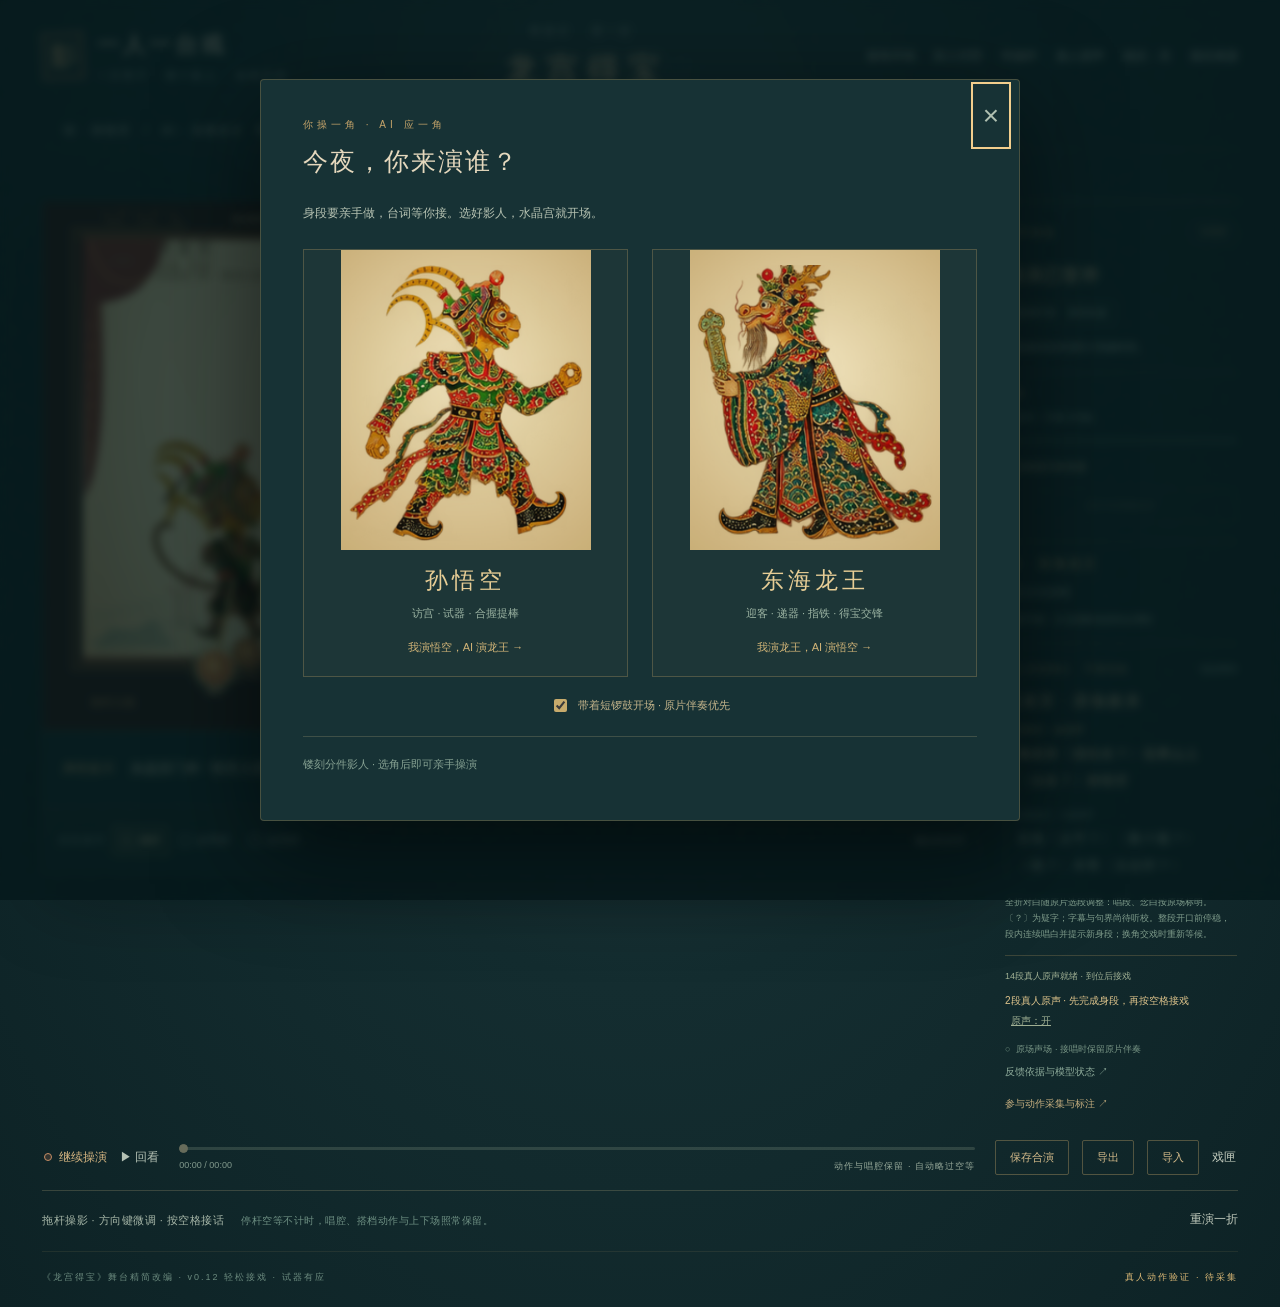
<file: index.html>
<!doctype html>
<html lang="zh-CN"><head><meta charset="UTF-8"><meta name="viewport" content="width=device-width,initial-scale=1"><meta name="theme-color" content="#142d30"><title>一人一台戏 · 龙宫得宝</title><link rel="stylesheet" href="./styles.css?v=0.3.0"><link rel="stylesheet" href="./duet.css?v=0.3.0"><link rel="stylesheet" href="./performance.css?v=0.12.0"></head>
<body><div class="app-shell">
<header class="masthead"><a class="brand" href="./"><span class="brand-seal">影</span><span>一人一台戏<small>一方亮子 · 两个影人 · 你来开戏</small></span></a><div class="episode"><span>西游记 · 第一折</span><h1>龙宫得宝</h1></div><nav><button id="roles" class="text-button">换角开戏</button><button id="character" class="text-button">影人对照</button><button id="help" class="text-button">学操杆</button><button id="vocal-info" class="text-button">真人原声</button><button id="voice" class="text-button" aria-pressed="false">念白：关</button><button id="music-toggle" class="text-button" aria-pressed="false">戏乐：关</button><button id="music-info" class="text-button">戏乐来源</button></nav></header>
<main><div class="scene-strip"><span id="cast">请先选一位影人</span><span id="status">灯已亮，等你上场</span></div>
<div class="chapter-track" aria-label="戏剧情节进度"><span data-phase="arrival">访宫</span><i>—</i><span data-phase="request">借器</span><i>—</i><span data-phase="trial">试器</span><i>—</i><span data-phase="guide">指铁</span><i>—</i><span data-phase="staff">得宝</span><i>—</i><span data-phase="farewell">辞宫</span></div>
<div class="duet-layout"><section class="theatre" aria-label="可操演的皮影戏台"><div class="stage-wrap"><canvas id="stage" width="1280" height="720" tabindex="0" aria-label="皮影操杆幕面，拖动下方身、左、右三个杆柄，或选择操杆后用方向键移动"></canvas><div class="stage-heading"><span id="step" class="step-number">一</span><div><h2 id="chapter-title">水晶宫前</h2><p id="objective">载入分件影人…</p></div></div><div class="stage-corner">灯照牛皮 · 人随杆动</div><div id="completion" class="completion" hidden><span>一折已成</span><p>这出戏，有你的手艺。</p><button id="completion-save">保存这场合演</button></div></div>
<div class="dialogue-band"><span id="speaker">孙悟空</span><p id="line">老孙特来拜访。</p><button id="action" class="primary-button" disabled>选角后开戏</button></div>
<div class="performance-desk"><div class="rod-controls"><span class="desk-label">你的操杆</span><button class="rod-button selected" data-rod="body"><kbd>1</kbd>身杆</button><button class="rod-button" data-rod="left"><kbd>2</kbd>左手杆</button><button class="rod-button" data-rod="right"><kbd>3</kbd>右手杆</button></div><div id="grip-controls" class="grip-controls" hidden><button id="grip" class="primary-button">握稳神铁 <kbd>G</kbd></button><div class="size-controls"><button id="smaller" aria-label="金箍棒小些">小些</button><span id="staff-size">神铁原长</span><button id="larger" aria-label="金箍棒大些">大些</button></div></div><button id="backstage" class="text-button" aria-pressed="false">看分件关节</button></div>
<div class="touch-desk"><span>轻点微调所选杆</span><button data-nudge="0,-10" aria-label="所选杆向上">↑</button><button data-nudge="-10,0" aria-label="所选杆向左">←</button><button data-nudge="0,10" aria-label="所选杆向下">↓</button><button data-nudge="10,0" aria-label="所选杆向右">→</button></div><div id="vocal-reference" class="vocal-reference" hidden><div id="vocal-media"></div><a href="https://shadow.caa.edu.cn/#/v/programme?path=%2Fpy%2Fvideo%2F160_tsyyjt%2Flgjb_a.mp4&amp;id=886" target="_blank" rel="noopener">原场对照 · 唐山皮影《龙宫借宝》↗</a></div></section>
<aside class="duet-coach"><div class="rail-kicker"><span>随手陪练</span><button id="guides" aria-pressed="true">引导开</button></div><h2 id="coach-title">把一出戏，交到你手上</h2><span id="coach-source" class="coach-source">规则纠错 · 实际轨迹</span><p id="coach-hint">抓住身杆走位，再分别调整两只手。你的搭档会等待你的动作。</p><div class="hold-meter"><span id="goal-hand">当前身段</span><strong id="goal-fact">等待开戏</strong><div><i id="goal-fill"></i></div></div><details class="coach-proof"><summary>这条提示的依据</summary><ul id="coach-evidence"><li>等待实际操杆轨迹。</li></ul></details><button id="focus" class="outline-button">选中待调整的杆</button><div class="partner"><span id="partner-name">AI 搭档</span><p id="partner-status">逐杆动作，随你接戏</p><output id="partner-tempo" class="partner-tempo">规则节奏 · 正在观察你的到位用时</output></div><div id="score-band" class="score-band"><div class="score-top"><span id="score-kind">真人原场唱白 · 字幕初校</span><button id="lyrics-toggle" aria-expanded="true" aria-controls="lyrics-body">收起唱词</button></div><div id="lyrics-body"><h3 id="score-title">水晶宫前</h3><div class="lyric-cards"><div id="lyric-card-wukong" class="lyric-card"><div class="lyric-label"><span id="lyric-label-wukong">孙悟空</span><button data-recite="wukong">听念白</button></div><div id="lyric-wukong"></div></div><div id="lyric-card-dragon" class="lyric-card"><div class="lyric-label"><span id="lyric-label-dragon">东海龙王</span><button data-recite="dragon">听念白</button></div><div id="lyric-dragon"></div></div></div><div id="score-complete" class="score-complete" hidden>神珍已有主 · 一折收锣</div><p id="score-caption" class="score-caption"></p></div></div><div class="vocal-band"><output id="vocal-status">两角真人原声已接入</output><p id="vocal-now" aria-live="off"></p><output id="vocal-gate" class="vocal-gate" aria-live="polite"></output><button id="vocal-toggle" aria-pressed="true">原声：开</button><button id="vocal-resume" hidden>继续原声</button><button id="vocal-skip">取消本轮接戏</button></div><output id="music-status" class="music-status">配乐随开戏与暂停启停</output><button id="model-info" class="model-link">反馈依据与模型状态 ↗</button><a class="annotation-link" href="./annotate.html">参与动作采集与标注 ↗</a></aside></div>
<div class="recording-desk"><div class="playback-controls"><button id="record" class="record-button"><span class="record-dot"></span><span id="record-label">暂停操演</span></button><button id="play" class="play-button">▶ 回看</button><button id="continue" class="play-button" hidden>从此接演</button></div><div class="timeline"><input id="timeline" type="range" min="0" max="0" value="0" step="50" aria-label="合演回放时间轴"><div class="timeline-meta"><span id="clock">00:00 / 00:00</span><span id="recording-meta">同时记录你与AI的操杆</span></div></div><div class="file-controls"><button id="save" class="outline-button">保存合演</button><button id="download" class="outline-button">导出</button><button id="import" class="outline-button">导入</button><button id="archive" class="text-button">戏匣</button><input id="file" type="file" accept=".json,application/json" hidden></div></div>
<div class="below-stage"><p>拖杆操影 · 方向键微调 · 按空格接话<span>停杆空等不计时，唱腔、搭档动作与上下场照常保留。</span></p><button id="new-show" class="text-button">重演一折</button></div></main><footer><span>《龙宫得宝》舞台精简改编 · v0.12 轻松接戏 · 试器有应</span><a href="./annotate.html">真人动作验证 · 待采集</a></footer></div>
<dialog id="role-dialog" class="role-dialog"><button class="dialog-close" data-close aria-label="关闭选角">×</button><p class="eyebrow">你操一角 · AI 应一角</p><h2>今夜，你来演谁？</h2><p>身段要亲手做，台词等你接。选好影人，水晶宫就开场。</p><div class="role-options"><button data-role="wukong" disabled><canvas id="portrait-wukong" width="300" height="360"></canvas><b>孙悟空</b><span>访宫 · 试器 · 合握提棒</span><small>我演悟空，AI 演龙王 →</small></button><button data-role="dragon" disabled><canvas id="portrait-dragon" width="300" height="360"></canvas><b>东海龙王</b><span>迎客 · 递器 · 指铁 · 得宝交锋</span><small>我演龙王，AI 演悟空 →</small></button></div><label class="role-music-choice"><input id="music-start" type="checkbox" checked>带着短锣鼓开场 · 原片伴奏优先</label><p id="asset-status" class="dialog-note">精绘分件影人载入中…</p></dialog>
<dialog id="help-dialog"><button class="dialog-close" data-close aria-label="关闭操杆说明">×</button><p class="eyebrow">三根杆，牵动一出戏</p><h2>先走位，再做身段</h2><ol class="help-steps"><li><b>拖动下方三个圆柄</b><p>“身”控制身体与走位；“左、右”分别牵动两只手。也可按1/2/3选杆，用方向键移动。Shift快移，Alt细调。</p></li><li><b>把手腕送到光圈里</b><p>手杆末端在下方，手腕在上方。沿虚线调杆，进入较大的光圈后松手稍停即可，不必压住中心点。AI会等待你完成当前身段。</p></li><li><b>悟空要真的握住棒</b><p>双腕对位停稳0.28秒，按G合握，再“小些”换成合手长度，执身杆上提。演龙王时持续指稳，AI悟空才取棒。</p></li><li><b>让这出戏留下来</b><p>演完整折或中途保存，随时拖时间轴回看。双方静止、也没有唱腔或上下场时，空等不计时；动杆自动继续。导出的是可回放合演记录，可进入标注工作台。</p></li></ol><p class="dialog-note">左右指影人自身的两根手杆，以幕面标识为准。全折对白接唐山皮影原场唱白，不使用合成朗读；原片有唱段，也有念白。默认保留原片伴奏，短锣鼓柔和起收，可在“戏乐来源”切换声场。</p></dialog>
<dialog id="character-dialog" class="study-dialog"><button class="dialog-close" data-close aria-label="关闭影人对照">×</button><p class="eyebrow">有出处的影人</p><h2>从馆藏面貌，到可操的分件影人</h2><div class="study-grid"><div><img src="https://www.expo-museum.cn/images/thumbnailimg/month_2405/202405240503206585.jpg" alt="世博会博物馆公开文章中的孙悟空皮影头部近照" loading="lazy"><small>馆方公开图 · 头部近照</small></div><div><canvas id="study-wukong" width="300" height="360"></canvas><small>本作分件设计 · 全身补绘</small></div></div><p>以你选定的世博会博物馆公开展示为面部参照，保留圆眼、短猴吻、彩冠与扫向身后的黄翎；服饰采用镂刻纹样、铰接分件与透光皮革表现。</p><p>目前只核实到这件悟空的头部照片。全身、肢体分件与龙王由AI辅助设计，再接入操杆骨架；未宣称是馆藏整件复刻，也尚未经传承人审定。</p><a href="https://www.expo-museum.cn/sbbwg/n281/n282/n330/n331/u1ai28353.html" target="_blank" rel="noopener">查看世博会博物馆原文与公开图片 ↗</a></dialog>
<dialog id="model-dialog"><button class="dialog-close" data-close aria-label="关闭模型说明">×</button><p class="eyebrow">把能力与证据说清楚</p><h2>AI怎样与你合演</h2><p><b>搭档：</b>目标策略根据场次和你的实际动作，逐杆控制另一位影人。你未完成身段时等待；龙王停止指引时，悟空暂停取棒。</p><p><b>实际纠错：</b>两角色各场次均读取近期真实轨迹，核对哪根杆动了、距离、离圈、独立反向、进圈后过冲及身体带手等证据。提示滞后只减少跳闪，不替代剧情和握持判据。这些能力明确标为规则纠错。</p><p><b>模型的实际作用：</b>24→32→10分类模型仅在悟空取棒时辅助选择先提醒哪只手。位置、可达范围、停稳、合握和提起由规则核验。模型只用模拟轨迹训练，尚未证明优于规则。</p><p><b>搭档节奏：</b>按最近最多5次真人身段完成用时的中位数，调整搭档杆速和接句留白。这是规则策略，不是听懂唱腔的模型；不变速原录音。字幕、配乐续播和头部细动也属于程序控制。</p><p><b>真人验证：</b>合格真人样本0，已核验传承人0。公开人体关键点不等于操杆、握持或师傅质量标注，未计入训练真值。</p><a href="./annotate.html">打开采集、分段标注与独立复核工作台 ↗</a><a href="https://github.com/QuentinCrane/ShadowLite" target="_blank" rel="noopener">公开数据核查：ShadowLite动作库（非操杆真值）↗</a><p class="dialog-note">记录默认仅存在此浏览器；导出后由你自行保存与交给标注者。训练入口缺少合格真人数据会拒绝训练，不会用模拟数据代替真人验证。</p></dialog>
<dialog id="music-dialog" class="music-dialog"><button class="dialog-close" data-close aria-label="关闭戏乐与唱词">×</button><p class="eyebrow">文武相随 · 字句入戏</p><h2>把锣鼓、过门与唱词带上台</h2><div class="music-settings"><label for="music-volume">演出配乐音量</label><input id="music-volume" type="range" min="0" max="100" value="55" aria-label="演出配乐音量"><output id="volume-value">55%</output></div><div class="music-mode"><span>演出声场</span><label><input type="radio" name="music-mode" value="source" checked>原场优先</label><label><input type="radio" name="music-mode" value="instrumental">独立器乐</label><p id="music-mode-note">保留原片自带伴奏，只加短锣鼓；避免两套旋律叠在一起。</p></div><p class="music-source-note">额外锣鼓与可选独立器乐选用“香港微音乐”的真人器乐示范录音，默认原场模式仅用短开场鼓和收锣，接唱时保留唐山原片自带伴奏。选择独立器乐模式才连续铺底；原声队列接入前淡退，整段结束后留气口再渐回。操杆、合握和接话均不重头播放；暂停后从原位继续。戏乐开关只控制额外配乐，原片声音由“原声”开关控制。曲名中的“仿”保留原称；这套编配不标为唐山、华阴等地方皮影原声。</p><div class="track-grid"><article class="track-card"><span>可选旋律底乐 · 2001</span><h3>（仿）南音板面</h3><p>钢弦箏：李劲持<br>琵琶：汤凯媛 · 箫：陈志江</p><audio controls preload="none" data-audio-preview src="./assets/audio/quiet.mp3" aria-label="试听南音板面"></audio><a href="https://hkmusicminiatures.com/2025/03/05/mm2001/" target="_blank" rel="noopener">原曲、乐谱与演奏署名 ↗</a></article><article class="track-card"><span>原场模式收锣 · 1004</span><h3>（仿）入场锣鼓</h3><p>单皮鼓、小锣：林叶<br>虎锣：龙乐欣 · 钹：戴日辉</p><audio controls preload="none" data-audio-preview src="./assets/audio/entrance.mp3" aria-label="试听入场锣鼓"></audio><a href="https://hkmusicminiatures.com/2025/03/06/mm1004/" target="_blank" rel="noopener">原曲、乐谱与演奏署名 ↗</a></article><article class="track-card"><span>其他器乐试听 · 1001 / 1055</span><h3>鼓点与威风</h3><p>1001单皮鼓：林叶；1055卜鱼、低音沙的：郭启煇，钹：林叶，高边锣：龙乐欣。</p><audio controls preload="none" data-audio-preview src="./assets/audio/martial.mp3" aria-label="试听威风锣鼓"></audio><a href="https://hkmusicminiatures.com/2025/03/02/mm1055/" target="_blank" rel="noopener">1055原曲与乐谱 ↗</a></article><article class="track-card"><span>独立器乐收尾 · 3023</span><h3>喜庆</h3><p>箏：李劲持 · 琵琶：汤凯媛<br>笛：陈志江 · 二胡：李家谦</p><audio controls preload="none" data-audio-preview src="./assets/audio/celebration.mp3" aria-label="试听喜庆器乐"></audio><a href="https://hkmusicminiatures.com/2025/03/22/mm3023/" target="_blank" rel="noopener">原曲、乐谱与演奏署名 ↗</a></article></div><div class="source-links"><a href="https://hkmusicminiatures.com/public-domain-dedication-statement-with-copyright-guidelines/" target="_blank" rel="noopener">作品CC0与示范录音使用声明 ↗</a><a href="https://hkmusicminiatures.com/the-team/" target="_blank" rel="noopener">创作、演奏及录音团队 ↗</a></div><small>本剧选用原录音的片段与循环，并调整音量；音源署名不表示演奏者参与或审定本作。</small><section class="original-recording"><h3>听真正的皮影乐队怎样演</h3><p>吴蛮与华阴皮影乐队 · 2018年3月19日 · 康奈尔大学。原版演出纪录包含访谈、乐队及影偶表演，供独立欣赏；其中唱词不对应本剧字幕。</p><button id="load-original" class="outline-button">加载原版演出播放器</button><iframe id="original-player" class="original-player" title="吴蛮与华阴皮影乐队演出纪录，康奈尔大学官方原版播放器" src="about:blank" allow="fullscreen; picture-in-picture" allowfullscreen hidden></iframe><div class="source-links"><a href="https://ecommons.cornell.edu/entities/publication/351fde63-a89e-49df-bd72-8409391be7c0" target="_blank" rel="noopener">康奈尔馆藏原页与演出说明 ↗</a><a href="https://www.ihchina.cn/art/detail/id/13403.html" target="_blank" rel="noopener">国家非遗：华阴老腔 ↗</a></div><small>原纪录为CC BY-NC-ND 4.0，保留原播放器，不抽音轨混配本剧。</small></section><p class="dialog-note">全折对白已按唐山皮影《龙宫借宝》原场选段改编；唱段、念白如实标明，字幕随原声初校，不再接入无录音的新编对白。身段是本作数字交互设计，尚待传承人审定。试听与原片在本窗口关闭时停止；回到戏台点“继续操演”接戏。</p></dialog><dialog id="vocal-dialog" class="music-dialog"><button class="dialog-close" data-close aria-label="关闭真人原声">×</button><p class="eyebrow">原场有出处 · 声音等身段</p><h2>两位影人，接真实的声音</h2><p id="vocal-pack-note" class="music-source-note">原场声音已接入，选角、到位后即可接戏。</p><div class="original-role-grid"><article><span>六场真人原声</span><h3>随原戏接演</h3><p>访宫、借器、两次试器、寻铁、得棒与辞宫均有对应选段；试刀按“命取—实试—回应”接演，顺着原片声音次序，选择哪位影人都不颠倒台词。</p></article><article><span>唱段与念白</span><h3>保留原场表演</h3><p>龙王开场为真人唱段，其他选段包含戏曲念白。它们都来自原剧团演出；没有将念白或合成朗读标成实唱。</p></article></div><ol class="help-steps"><li><b>先做身段，再接真人原声</b><p>每场完成真实操杆目标后按空格。光圈内短暂停稳即可，换角后再接新姿势。每整段开口前对准、停稳；段内连续唱白，字幕换句只更新身段提示，换角交戏时重新等候。AI只操作另一位影人。</p></li><li><b>接完整场原词，再收势</b><p>同场可连续接多段同角色原声。正常播完后直接收势接当前任务，不必逐根杆回到旧位置；取消、关声或载入失败都保留当前场，不用无声台词补齐。</p></li><li><b>保存声音实际走过的位置</b><p>回放保留原片位置与停等状态。原场模式保留原片伴奏；可选独立器乐接唱时平滑让位，操杆不重头播放。原声需联网访问馆藏。</p></li></ol><details class="scene-source-map"><summary>查看每场取段与原片时码</summary><ol id="vocal-scene-list"></ol></details><div class="source-links"><a href="https://shadow.caa.edu.cn/#/v/programme?path=%2Fpy%2Fvideo%2F160_tsyyjt%2Flgjb_a.mp4&amp;id=886" target="_blank" rel="noopener">中国美术学院皮影数字博物馆 · 原剧团演出 ↗</a><a href="https://shadow.caa.edu.cn/#/about/shengming" target="_blank" rel="noopener">馆藏法律声明 ↗</a></div><p class="dialog-note">出处：彭建波等．皮影数字博物馆[EB/OL][2017-11-22]。本私有教学原型引用原站短段，保留原声原画，不附录音下载；馆藏未声明CC许可，未取得切片再发布授权。字幕按音频识别并结合求兵器情节形成初稿，疑字以〔？〕保留；没有找到同版戏词，未经人工听校、逐字对齐或传承人审定。本作将原片“还是轻了”的后段回应前移至首刀试后，第二器接龙王引看海藏，属于保留原词原音的舞台精简编排，并非逐场复刻原片。原片的辞宫段包含龙王异议，舞台情节已据此调整；听不清的原词以〔？〕或〔听辨中〕标示，不以故事另写字幕。</p><section class="subtitle-draft"><h3>当前字幕 · 机器初校</h3><p>各场均跟随实际媒体位置显示机器初校字幕。剧情用于核对角色与情节，不代替原词；低置信字保留疑字，尚待真人逐句听校。</p><div class="source-links"><a href="./assets/vocals/lgjb-wukong-draft.srt" download>悟空字幕 SRT ↧</a><a href="./assets/vocals/lgjb-dragon-draft.srt" download>龙王字幕 SRT ↧</a><a href="./assets/vocals/lgjb-original-clock-draft.srt" download>原片时码 SRT ↧</a><a href="./assets/vocals/lgjb-subtitle-draft.json" target="_blank" rel="noopener">识别依据与疑字 ↗</a></div><small>分角色SRT按本作选段顺序拼接计时；原片SRT使用完整录像时码。选段起止与疑字依据见JSON，句界仍为初排。</small></section><details><summary>自有许可录音与本地资料包</summary><div class="vocal-import"><label for="vocal-files" class="outline-button">装载本地录音与词轴</label><input id="vocal-files" type="file" multiple accept=".json,.mp3,.ogg,.wav,.m4a,.webm,.flac" aria-label="选择唱腔清单和对应音频"><button id="vocal-remove" class="outline-button" hidden>恢复默认原场</button><button id="vocal-default" class="outline-button">使用默认两角原声</button></div><p>本地文件不上传，清单声明不等于人工核验。使用本地包后，回放须装载同一资料包。</p><a href="./vocal-pack-guide.html" target="_blank" rel="noopener">清单格式 ↗</a></details></dialog><dialog id="archive-dialog"><button class="dialog-close" data-close aria-label="关闭戏匣">×</button><p class="eyebrow">把灯下的时刻收好</p><h2>我的戏匣</h2><div id="archive-list" class="archive-list"></div><a href="./legacy.html">查看旧版单人录制 ↗</a><p class="dialog-note">戏匣在当前浏览器，建议导出备份。换角会开始新一场，先保存想留下的合演。</p></dialog>
<div id="stage-media" hidden></div><div id="toast" class="toast" role="status" hidden></div><script type="module" src="./app.js?v=0.12.0"></script></body></html>
</file>
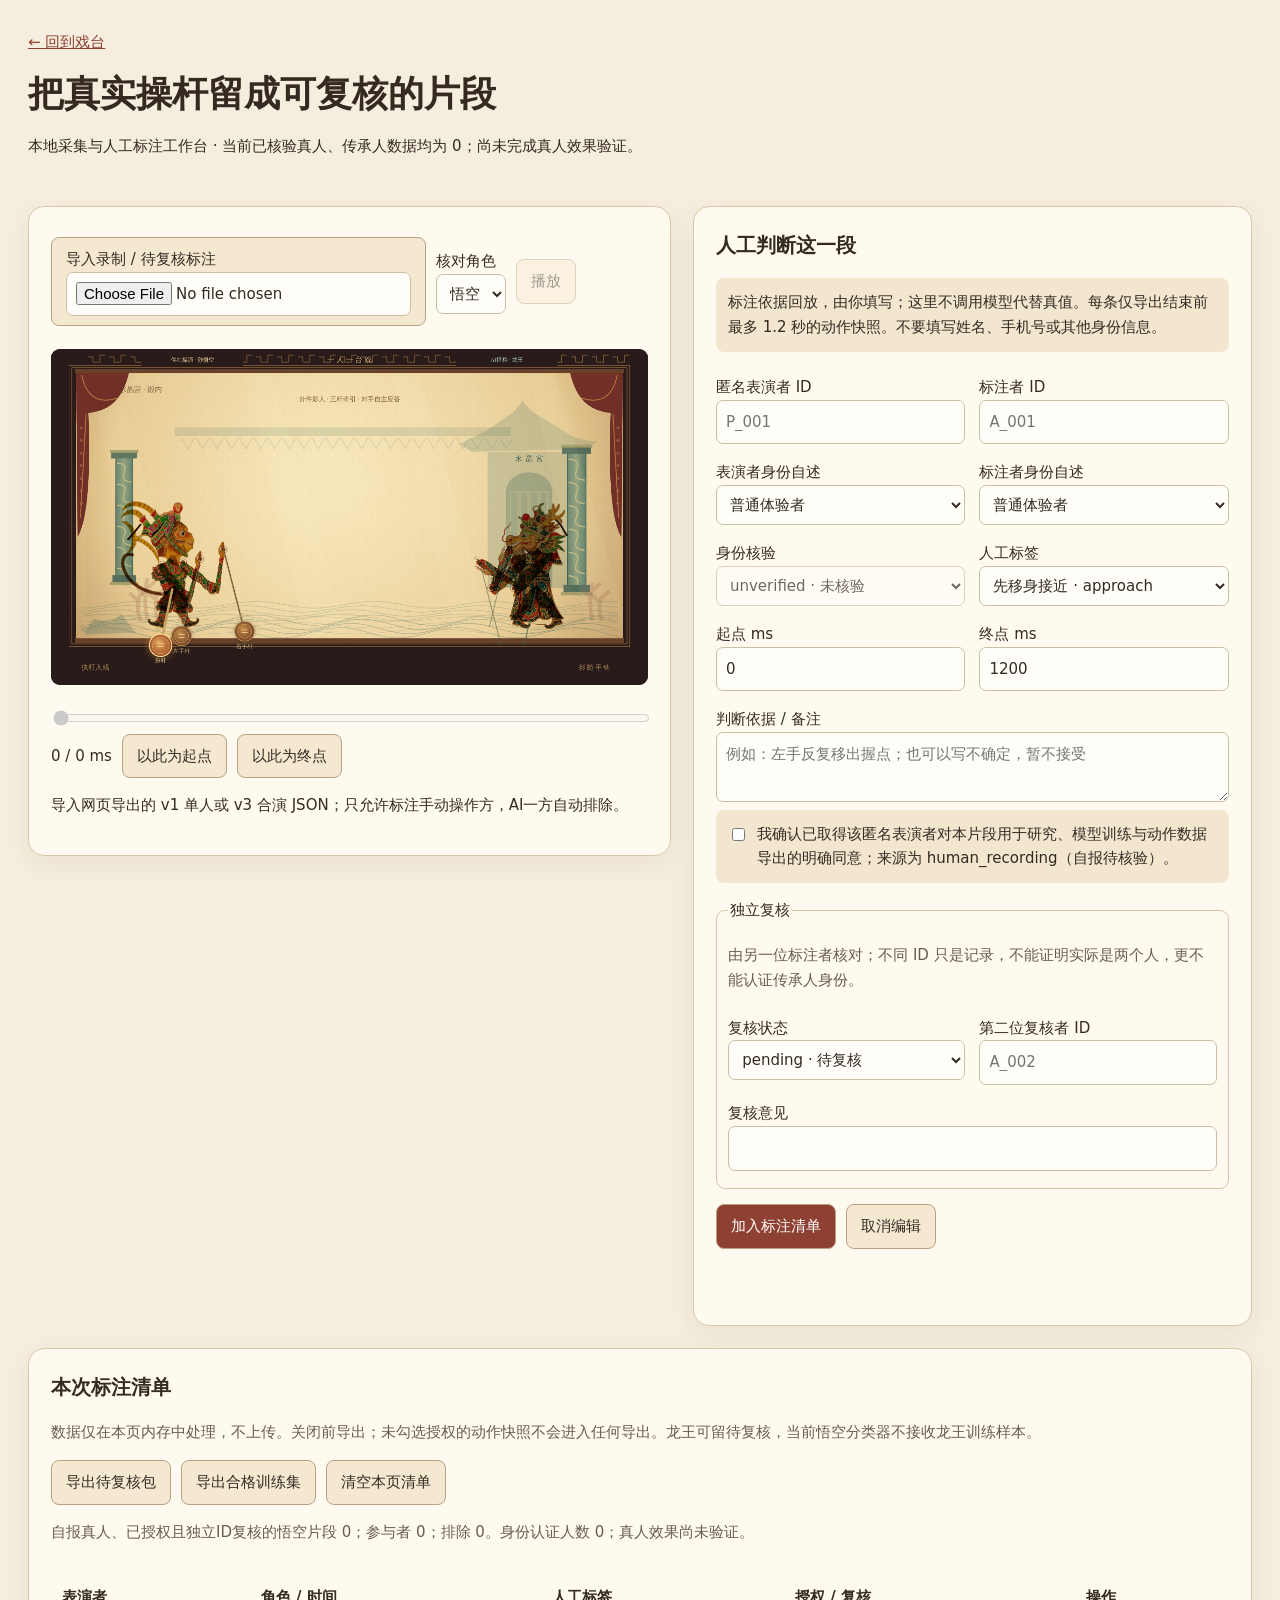
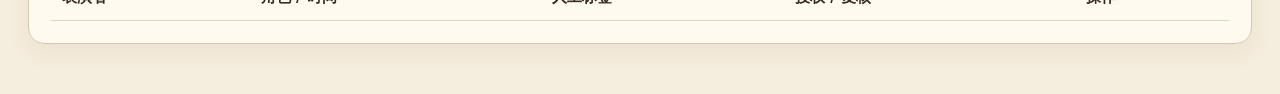
<file: annotate.html>
<!doctype html><html lang="zh-CN"><head><meta charset="UTF-8"><meta name="viewport" content="width=device-width,initial-scale=1"><title>动作片段标注 · 一人一台戏</title><link rel="stylesheet" href="./annotate.css"></head><body>
<header><a href="./index.html">← 回到戏台</a><h1>把真实操杆留成可复核的片段</h1><p>本地采集与人工标注工作台 · 当前已核验真人、传承人数据均为 0；尚未完成真人效果验证。</p></header>
<main><section class="preview"><div class="bar"><label class="button">导入录制 / 待复核标注<input id="file" type="file" accept=".json,application/json" hidden></label><label>核对角色<select id="actor"><option value="wukong">悟空</option><option value="dragon">龙王</option></select></label><button id="play" disabled>播放</button></div><canvas id="preview" width="1280" height="720" aria-label="所选角色动作核对"></canvas><input id="timeline" type="range" min="0" max="1" value="0" step="1" disabled aria-label="核对时间轴"><div class="bar"><output id="clock">0 / 0 ms</output><button id="start-here">以此为起点</button><button id="end-here">以此为终点</button></div><p id="recording-info">导入网页导出的 v1 单人或 v3 合演 JSON；只允许标注手动操作方，AI一方自动排除。</p></section>
<section><h2>人工判断这一段</h2><p class="notice">标注依据回放，由你填写；这里不调用模型代替真值。每条仅导出结束前最多 1.2 秒的动作快照。不要填写姓名、手机号或其他身份信息。</p>
<form id="annotation-form"><div class="grid"><label>匿名表演者 ID<input name="participantID" required pattern="[A-Za-z0-9_-]{2,64}" placeholder="P_001"></label><label>标注者 ID<input name="annotatorID" required pattern="[A-Za-z0-9_-]{2,64}" placeholder="A_001"></label><label>表演者身份自述<select name="participantIdentity"><option value="ordinary">普通体验者</option><option value="practitioner">皮影从业者自述</option><option value="inheritor_self_reported">传承人自述（未核验）</option></select></label><label>标注者身份自述<select name="annotatorIdentity"><option value="ordinary">普通体验者</option><option value="practitioner">皮影从业者自述</option><option value="inheritor_self_reported">传承人自述（未核验）</option></select></label><label>身份核验<select disabled><option>unverified · 未核验</option><option disabled>verified · 需独立身份凭据流程</option></select></label><label>人工标签<select name="label" id="label"></select></label><label>起点 ms<input name="start" id="range-start" type="number" min="0" value="0" required></label><label>终点 ms<input name="end" id="range-end" type="number" min="1" value="1200" required></label></div>
<label>判断依据 / 备注<textarea name="note" rows="2" maxlength="2000" placeholder="例如：左手反复移出握点；也可以写不确定，暂不接受"></textarea></label>
<label class="consent"><input name="consent" type="checkbox">我确认已取得该匿名表演者对本片段用于研究、模型训练与动作数据导出的明确同意；来源为 human_recording（自报待核验）。</label>
<fieldset><legend>独立复核</legend><p>由另一位标注者核对；不同 ID 只是记录，不能证明实际是两个人，更不能认证传承人身份。</p><div class="grid"><label>复核状态<select name="reviewStatus"><option value="pending">pending · 待复核</option><option value="accepted">accepted · 接受</option><option value="rejected">rejected · 拒绝</option></select></label><label>第二位复核者 ID<input name="reviewerID" placeholder="A_002" pattern="[A-Za-z0-9_-]{2,64}"></label></div><label>复核意见<input name="reviewNote" maxlength="2000"></label></fieldset><div class="bar"><button class="primary" type="submit" id="submit">加入标注清单</button><button type="button" id="cancel-edit">取消编辑</button></div></form><p id="message" role="status"></p></section>
<section class="wide"><h2>本次标注清单</h2><p>数据仅在本页内存中处理，不上传。关闭前导出；未勾选授权的动作快照不会进入任何导出。龙王可留待复核，当前悟空分类器不接收龙王训练样本。</p><div class="bar"><button id="export-review">导出待复核包</button><button id="export-dataset">导出合格训练集</button><button id="clear">清空本页清单</button></div><p id="dataset-summary">有效真人训练样本 0；身份认证人数 0；尚未验证。</p><div class="scroll"><table><thead><tr><th>表演者</th><th>角色 / 时间</th><th>人工标签</th><th>授权 / 复核</th><th>操作</th></tr></thead><tbody id="rows"></tbody></table></div></section></main><script type="module" src="./annotate.js"></script></body></html>
</file>
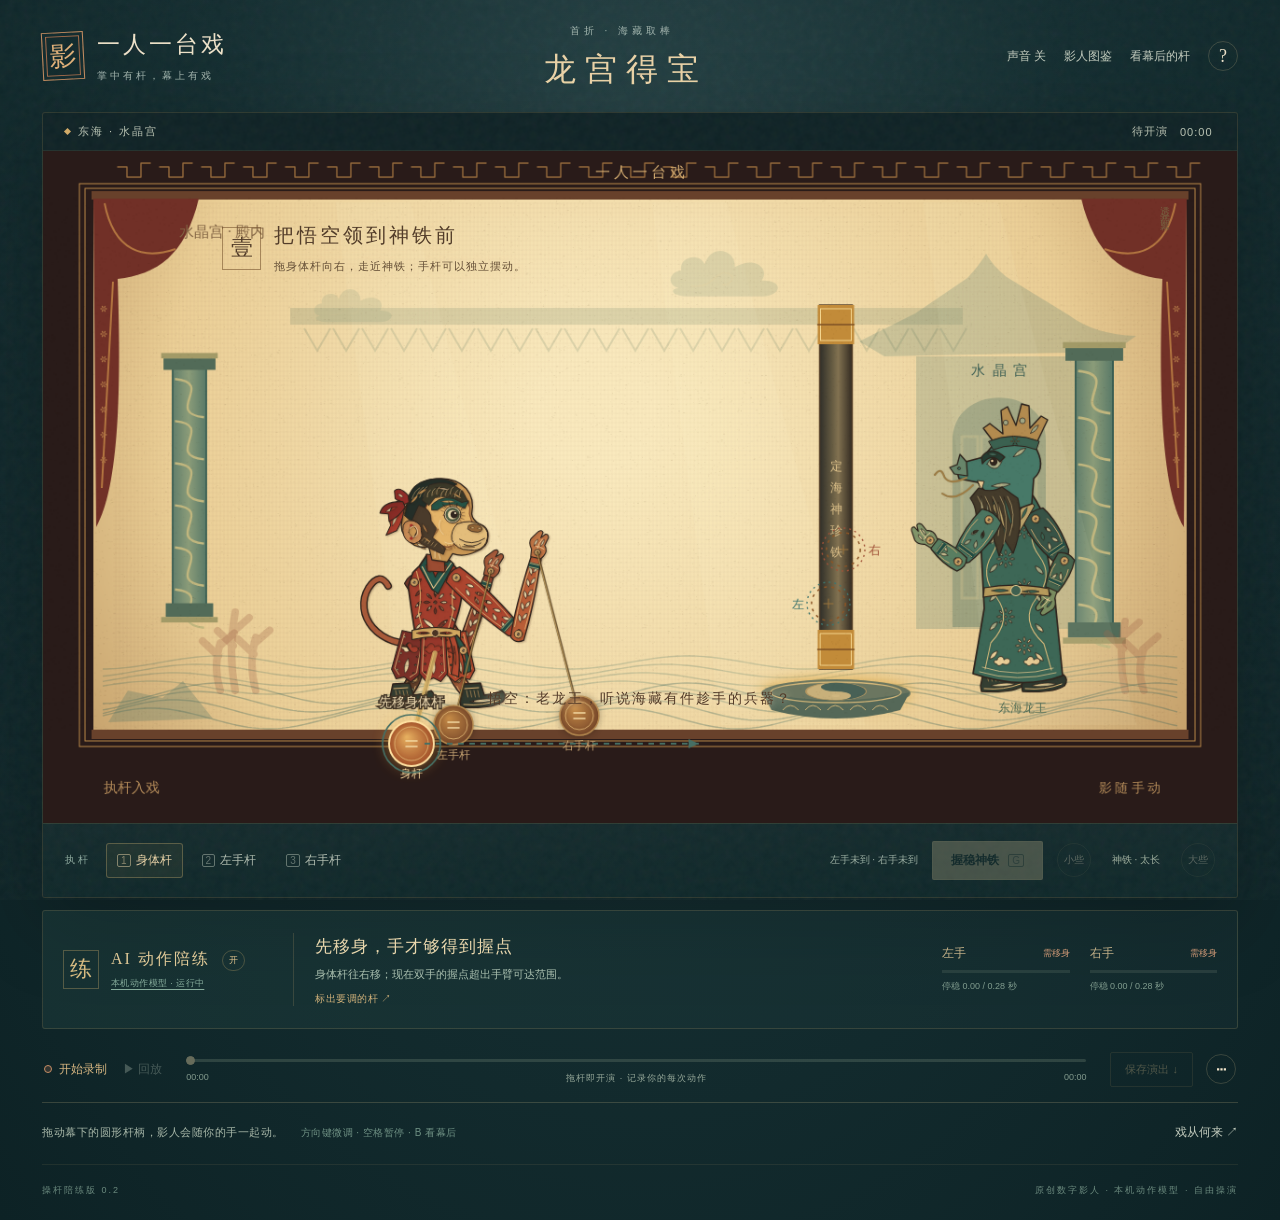
<file: legacy.html>
<!doctype html>
<html lang="zh-CN">
<head>
  <meta charset="UTF-8">
  <meta name="viewport" content="width=device-width, initial-scale=1">
  <meta name="theme-color" content="#152e31">
  <meta name="description" content="一人一台戏：亲手操杆，让孙悟空在皮影戏台上握稳神铁，演出自己的龙宫得宝，并保存与回放。">
  <title>龙宫得宝 · 一人一台戏</title>
  <link rel="stylesheet" href="./styles.css?v=0.2.0">
</head>
<body>
  <div class="app-shell">
    <header class="masthead">
      <a class="brand" href="./" aria-label="一人一台戏首页"><span class="brand-seal" aria-hidden="true">影</span><span>一人一台戏<small>掌中有杆，幕上有戏</small></span></a>
      <div class="episode"><span>首折 · 海藏取棒</span><h1>龙宫得宝</h1></div>
      <nav aria-label="戏台设置"><button id="sound" class="text-button" aria-pressed="false">声音 关</button><button id="character" class="text-button">影人图鉴</button><button id="backstage" class="text-button" aria-pressed="false">看幕后的杆</button><button id="help" class="icon-button" aria-label="操杆说明">?</button></nav>
    </header>

    <main>
      <section class="theatre" aria-label="龙宫得宝互动皮影戏台">
        <div class="scene-strip"><span class="scene-name"><i></i> 东海 · 水晶宫</span><span id="record-indicator" class="record-indicator">待开演</span><span class="live-time" id="live-time">00:00</span></div>
        <div class="stage-wrap" id="stage-wrap">
          <canvas id="stage" width="1280" height="720" tabindex="0" aria-label="可操纵皮影戏台。点击或拖动身体、左手、右手的杆柄。键盘1、2、3选杆，方向键移动，G合握。" aria-describedby="stage-instruction"></canvas>
          <div class="stage-heading" aria-live="polite"><span class="step-number" id="step-number">壹</span><div><h2 id="step-title">把悟空领到神铁前</h2><p id="stage-instruction">拖动身体杆，向右走近发光的神铁。</p></div></div>
          <div class="stage-corner" id="view-label">透光前幕</div>
          <div class="stage-caption" id="stage-caption">悟空：老龙王，听说海藏有件趁手的兵器？</div>
          <div id="completion" class="completion" hidden><span>神铁随心 · 此折得宝</span><p>你亲手演成了这一棒。</p><button id="watch-complete">看我的演出 ↗</button></div>
        </div>
        <div class="performance-desk">
          <div class="rod-controls" role="group" aria-label="选择操纵杆">
            <span class="desk-label">执杆</span>
            <button class="rod-button selected" data-rod="body" aria-pressed="true"><kbd>1</kbd>身体杆</button>
            <button class="rod-button" data-rod="left" aria-pressed="false"><kbd>2</kbd>左手杆</button>
            <button class="rod-button" data-rod="right" aria-pressed="false"><kbd>3</kbd>右手杆</button>
          </div>
          <div class="grip-controls"><span id="hand-contact" class="contact-summary">双手尚未到位</span><button id="grip" class="primary-button" disabled>握稳神铁 <kbd>G</kbd></button><div class="size-controls" aria-label="神铁尺寸"><button id="smaller" disabled title="合握后让神铁缩小">小些</button><span id="size-label">神铁 · 太长</span><button id="larger" disabled title="合握后让神铁变大">大些</button></div></div>
        </div>
      </section>

      <section class="coach-rail" id="coach-rail" aria-label="根据实际操杆动作的AI陪练">
        <div class="coach-identity"><span class="coach-seal" aria-hidden="true">练</span><div><span class="coach-wordmark">AI 动作陪练</span><button id="model-info" class="model-status" aria-label="查看动作模型与判断依据">本机动作模型 · 载入中</button></div><button id="coach-toggle" class="coach-switch" aria-pressed="true" aria-label="AI动作陪练已开启">开</button></div>
        <div class="coach-advice"><p id="coach-title" role="status">先移身，手才够得到握点</p><span id="coach-hint">陪练正在读取操杆状态。</span><button id="coach-focus" class="coach-focus">标出要调的杆 ↗</button></div>
        <div class="coach-measures" aria-label="左右手对位与停稳实测"><div class="hand-measure" id="measure-left"><div><b>左手</b><span id="left-error">未到位</span></div><div class="meter-track"><i id="left-dwell"></i></div><small id="left-stability">停稳 0.00 / 0.28 秒</small></div><div class="hand-measure" id="measure-right"><div><b>右手</b><span id="right-error">未到位</span></div><div class="meter-track"><i id="right-dwell"></i></div><small id="right-stability">停稳 0.00 / 0.28 秒</small></div></div>
      </section>

      <section class="recording-desk" aria-label="演出记录与回放">
        <div class="playback-controls"><button id="record-toggle" class="record-button"><span class="record-dot"></span><span id="record-text">开始录制</span></button><button id="play" class="play-button" disabled aria-label="从头回放演出">▶ 回放</button><button id="continue" class="text-button" hidden>从此处续演</button></div>
        <div class="timeline"><label for="timeline" class="sr-only">回放进度</label><input id="timeline" type="range" min="0" max="1" step="1" value="0" disabled><div class="timeline-meta"><span id="cursor-time">00:00</span><span id="timeline-label">拖杆即开演 · 记录你的每次动作</span><span id="duration">00:00</span></div></div>
        <div class="file-controls"><button id="save" class="outline-button" disabled>保存演出 ↓</button><button id="files" class="icon-button" aria-label="存档与导入" title="存档与导入">⋯</button></div>
      </section>
      <div class="below-stage"><p id="context-tip">拖动幕下的圆形杆柄，影人会随你的手一起动。<span>方向键微调 · 空格暂停 · B 看幕后</span></p><button id="sources" class="text-button">戏从何来 ↗</button></div>
    </main>
    <footer><span>操杆陪练版 0.2</span><span>原创数字影人 · 本机动作模型 · 自由操演</span></footer>
  </div>

  <div id="toast" class="toast" role="status" hidden></div>

  <dialog id="help-dialog" aria-labelledby="help-title"><button class="dialog-close" data-close aria-label="关闭">×</button><p class="eyebrow">开幕前，先认三根杆</p><h2 id="help-title">你的手，就是这场戏的节奏。</h2><ol class="help-steps"><li><b>走近</b><p>拖身体杆向右，让悟空来到神铁旁。也可选中杆后用方向键微调。</p></li><li><b>对准、握稳</b><p>分别拖左右手杆，让两只手进入神铁上的两个光圈，停稳片刻，再按“握稳神铁”或 G。</p></li><li><b>小些、提起</b><p>按一次“小些”调成合手长度，再向上拖身体杆，亲手提起神铁。握持后两手由合握辅助联动。</p></li><li><b>留住这一折</b><p>回放、拖时间轴或从某处续演。保存会下载动作 JSON，并留一份本机存档；可在“⋯”里导入。</p></li></ol><p class="dialog-note">键盘：1 / 2 / 3 选杆，方向键移动，Shift 加速，G 合握，B 看幕后，空格暂停。电脑鼠标或触控笔更易精细操纵；手机支持单指拖杆。</p><button class="primary-button wide" data-close>执杆开演</button></dialog>

  <dialog id="files-dialog" aria-labelledby="files-title"><button class="dialog-close" data-close aria-label="关闭">×</button><p class="eyebrow">演出簿</p><h2 id="files-title">把这一场，留给下次。</h2><div class="archive-list"><button id="restore"><span>打开本机存档</span><small id="saved-meta">尚无手动保存的演出</small></button><button id="import"><span>导入动作文件</span><small>读取本作品导出的 .json 文件</small></button><button id="new-performance"><span>重新开演</span><small>当前演出会先保存在本机，再回到开场</small></button></div><p class="dialog-note">动作记录保存在你的浏览器或下载文件中，不上传服务器。清理浏览器数据会移除本机存档，请下载留存。此版保存的是可再演的动作数据，暂未导出视频。</p><input id="file-input" type="file" accept=".json,application/json" hidden></dialog>

  <dialog id="sources-dialog" aria-labelledby="sources-title"><button class="dialog-close" data-close aria-label="关闭">×</button><p class="eyebrow">戏从何来</p><h2 id="sources-title">借一束灯，演一段取宝。</h2><p>本折取材于《西游记》第三回“海藏”取棒的故事。影人按馆藏猴王头茬、传统分件与雕镂语言原创重绘，取棒前不戴紧箍，不穿得宝后的冠甲。</p><p>造型参考包括猴面侧相的额、眉、眼、嘴结构，平涂勾线、薄皮透光和随服饰组织的镂空纹样。各地皮影造型有差异，本版不宣称是某个地方流派的标准影人，也未取得传承人审定。</p><a href="https://zh.wikisource.org/zh/西遊記/第003回" target="_blank" rel="noopener">《西游记》第三回原文 ↗</a><a href="https://www.expo-museum.cn/sbbwg/n281/n282/n330/n331/u1ai28353.html" target="_blank" rel="noopener">世博会博物馆：皮影角色造型与孙悟空实物 ↗</a><a href="https://collections.culture.tw/Object?RNO=MTEyMDEyMDIwMjc%3D&amp;SYSUID=17" target="_blank" rel="noopener">国立传统艺术中心：孙悟空头茬典藏记录 ↗</a><a href="https://www.ihchina.cn/Article/Index/detail?id=28225" target="_blank" rel="noopener">中国非遗网：中国皮影戏形态构成研究 ↗</a><p class="dialog-note">馆藏图片仅用于造型研究，未裁切嵌入作品。舞台人物、纹样及声音为本原型原创数字绘制与合成。</p></dialog>

  <dialog id="model-dialog" aria-labelledby="model-title"><button class="dialog-close" data-close aria-label="关闭">×</button><p class="eyebrow">陪练如何看见你的动作</p><h2 id="model-title">先读动作，再给调整。</h2><p>本机动作模型读取最近 1.2 秒的真实轨迹：左右手离握点多远、移动速度、来回反向、停稳进度及手臂可达范围。训练过的轻量神经网络识别动作状态，坐标与握持规则校验提示事实。没有聊天框，也不代替你操杆。</p><div class="model-evidence"><span>动作模型初判</span><b id="model-prediction">正在载入</b><small id="model-confidence">尚未运行推理</small><p id="model-decision">等待实际动作核验</p><p id="model-facts">等待动作状态</p></div><p>箭头指向当前真实握点；左右手停稳条来自实际接触时间。握点中心还超出手臂可达范围时，即便触到圈边，也需先移身。合握后双手由现有辅助联动，因此不会编造“握住后滑脱”的判断。回放时会读取保存的动作重新分析。</p><p class="dialog-note">模型在模拟操杆轨迹上训练，尚无真人操演或传承人标注数据验证。它适用于本网页的对位与提棒练习，不评判传统皮影表演功底。轨迹和推理均留在本机，不调用付费API。</p></dialog>

  <dialog id="character-dialog" class="character-dialog" aria-labelledby="character-title"><button class="dialog-close" data-close aria-label="关闭">×</button><p class="eyebrow">一张皮，十一件身段</p><h2 id="character-title">猴王影人 · 海藏取棒前</h2><canvas id="character-study" width="900" height="700" aria-label="原创猴王皮影放大图，显示猴面刻线、服纹镂空和分件铆钉"></canvas><div class="study-controls"><button id="study-backstage" class="outline-button" aria-pressed="false">查看分件关节</button><span>原创绘制 · 馆藏造型研究</span></div><p>侧面猴脸、平面皮片叠接、阴阳刻线与透光纹样共同构成影人。头、身、臂、腿分开绘制，握点与操杆实时相连；图鉴可放大看细节。</p></dialog>
  <script type="module" src="./legacy-app.js?v=0.2.1"></script>
</body>
</html>
</file>
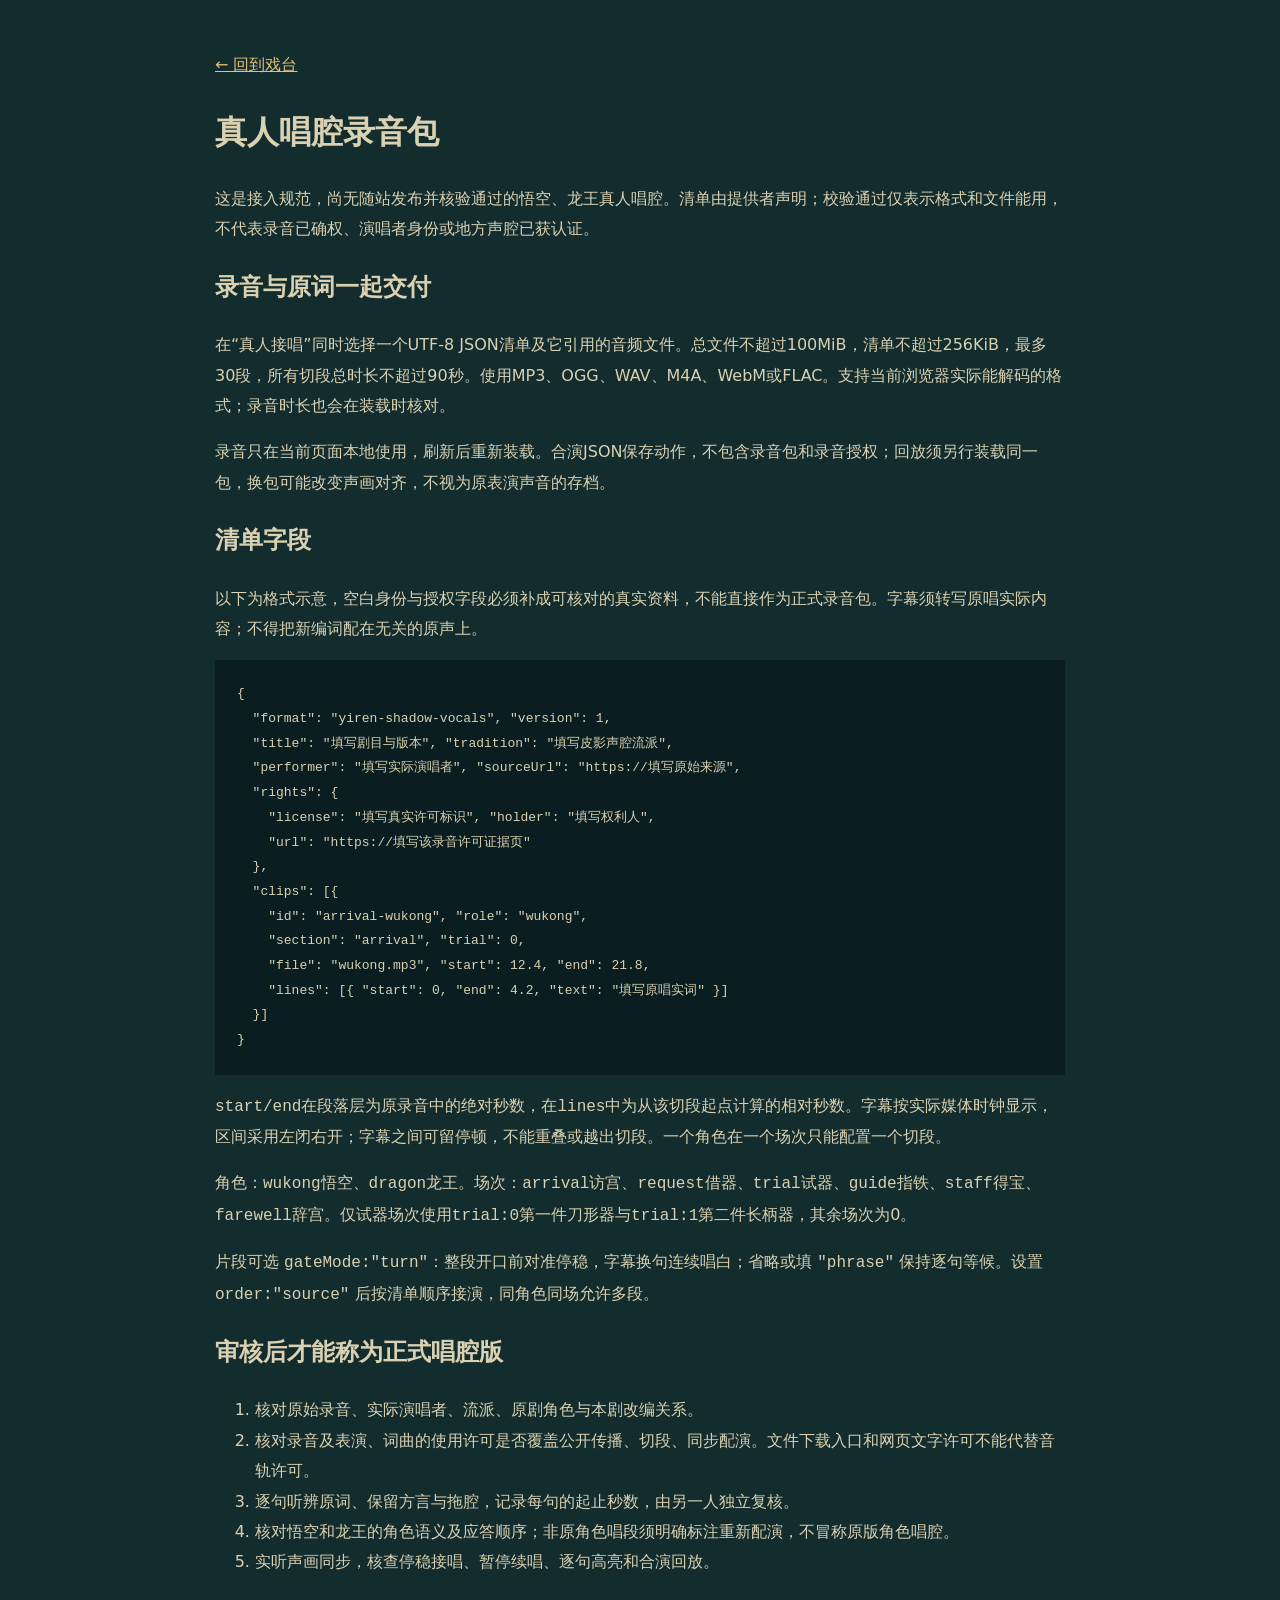
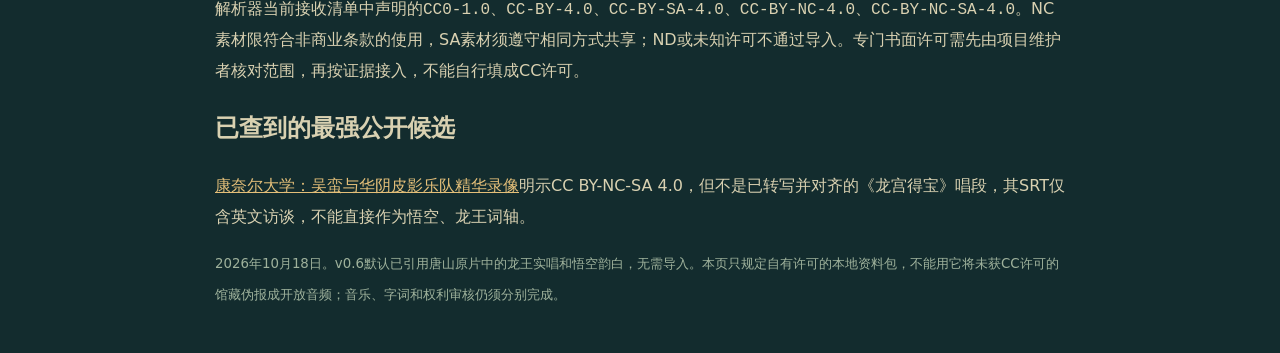
<file: vocal-pack-guide.html>
<!doctype html><html lang="zh-CN"><meta charset="utf-8"><meta name="viewport" content="width=device-width,initial-scale=1"><title>真人唱腔录音包 · 龙宫得宝</title><style>body{max-width:850px;margin:50px auto;padding:0 22px;background:#132c2e;color:#d9d1b1;font:16px/1.9 system-ui}a{color:#e4bf79}h1,h2{font-family:serif}pre{background:#0a1d20;padding:22px;overflow:auto;font-size:13px}small{color:#9fb29c}</style>
<a href="./">← 回到戏台</a><h1>真人唱腔录音包</h1><p>这是接入规范，尚无随站发布并核验通过的悟空、龙王真人唱腔。清单由提供者声明；校验通过仅表示格式和文件能用，不代表录音已确权、演唱者身份或地方声腔已获认证。</p>
<h2>录音与原词一起交付</h2><p>在“真人接唱”同时选择一个UTF-8 JSON清单及它引用的音频文件。总文件不超过100MiB，清单不超过256KiB，最多30段，所有切段总时长不超过90秒。使用MP3、OGG、WAV、M4A、WebM或FLAC。支持当前浏览器实际能解码的格式；录音时长也会在装载时核对。</p>
<p>录音只在当前页面本地使用，刷新后重新装载。合演JSON保存动作，不包含录音包和录音授权；回放须另行装载同一包，换包可能改变声画对齐，不视为原表演声音的存档。</p>
<h2>清单字段</h2><p>以下为格式示意，空白身份与授权字段必须补成可核对的真实资料，不能直接作为正式录音包。字幕须转写原唱实际内容；不得把新编词配在无关的原声上。</p>
<pre>{
  "format": "yiren-shadow-vocals", "version": 1,
  "title": "填写剧目与版本", "tradition": "填写皮影声腔流派",
  "performer": "填写实际演唱者", "sourceUrl": "https://填写原始来源",
  "rights": {
    "license": "填写真实许可标识", "holder": "填写权利人",
    "url": "https://填写该录音许可证据页"
  },
  "clips": [{
    "id": "arrival-wukong", "role": "wukong",
    "section": "arrival", "trial": 0,
    "file": "wukong.mp3", "start": 12.4, "end": 21.8,
    "lines": [{ "start": 0, "end": 4.2, "text": "填写原唱实词" }]
  }]
}</pre>
<p><code>start/end</code>在段落层为原录音中的绝对秒数，在<code>lines</code>中为从该切段起点计算的相对秒数。字幕按实际媒体时钟显示，区间采用左闭右开；字幕之间可留停顿，不能重叠或越出切段。一个角色在一个场次只能配置一个切段。</p>
<p>角色：<code>wukong</code>悟空、<code>dragon</code>龙王。场次：<code>arrival</code>访宫、<code>request</code>借器、<code>trial</code>试器、<code>guide</code>指铁、<code>staff</code>得宝、<code>farewell</code>辞宫。仅试器场次使用<code>trial:0</code>第一件刀形器与<code>trial:1</code>第二件长柄器，其余场次为0。</p>
<p>片段可选 <code>gateMode:"turn"</code>：整段开口前对准停稳，字幕换句连续唱白；省略或填 <code>"phrase"</code> 保持逐句等候。设置 <code>order:"source"</code> 后按清单顺序接演，同角色同场允许多段。</p><h2>审核后才能称为正式唱腔版</h2><ol><li>核对原始录音、实际演唱者、流派、原剧角色与本剧改编关系。</li><li>核对录音及表演、词曲的使用许可是否覆盖公开传播、切段、同步配演。文件下载入口和网页文字许可不能代替音轨许可。</li><li>逐句听辨原词、保留方言与拖腔，记录每句的起止秒数，由另一人独立复核。</li><li>核对悟空和龙王的角色语义及应答顺序；非原角色唱段须明确标注重新配演，不冒称原版角色唱腔。</li><li>实听声画同步，核查停稳接唱、暂停续唱、逐句高亮和合演回放。</li></ol>
<p>解析器当前接收清单中声明的<code>CC0-1.0</code>、<code>CC-BY-4.0</code>、<code>CC-BY-SA-4.0</code>、<code>CC-BY-NC-4.0</code>、<code>CC-BY-NC-SA-4.0</code>。NC素材限符合非商业条款的使用，SA素材须遵守相同方式共享；ND或未知许可不通过导入。专门书面许可需先由项目维护者核对范围，再按证据接入，不能自行填成CC许可。</p>
<h2>已查到的最强公开候选</h2><p><a href="https://ecommons.cornell.edu/entities/publication/51cf255c-3bd4-4892-b1d9-0a3d1a0c2085">康奈尔大学：吴蛮与华阴皮影乐队精华录像</a>明示CC BY-NC-SA 4.0，但不是已转写并对齐的《龙宫得宝》唱段，其SRT仅含英文访谈，不能直接作为悟空、龙王词轴。</p><small>2026年10月18日。v0.6默认已引用唐山原片中的龙王实唱和悟空韵白，无需导入。本页只规定自有许可的本地资料包，不能用它将未获CC许可的馆藏伪报成开放音频；音乐、字词和权利审核仍须分别完成。</small></html>
</file>
<file: styles.css>
@charset "UTF-8";
:root{color-scheme:dark;--bg:#11282b;--ink:#eee2c9;--muted:#a1b3ac;--gold:#dcb976;--gold-dark:#8a6a38;--line:rgba(224,197,145,.2);--red:#9e4635;--serif:"Noto Serif SC","Songti SC","SimSun",serif;--sans:"Microsoft YaHei","PingFang SC",sans-serif}
*{box-sizing:border-box}body{margin:0;background:radial-gradient(ellipse at 50% 20%,#284447 0,#142d30 49%,#0d2225 100%);color:var(--ink);font-family:var(--sans);font-size:14px;min-width:320px}body:before{content:"";position:fixed;inset:0;pointer-events:none;opacity:.07;background-image:url("data:image/svg+xml,%3Csvg viewBox='0 0 160 160' xmlns='http://www.w3.org/2000/svg'%3E%3Cfilter id='n'%3E%3CfeTurbulence type='fractalNoise' baseFrequency='.7' numOctaves='3' stitchTiles='stitch'/%3E%3C/filter%3E%3Cpath filter='url(%23n)' opacity='.6' d='M0 0h160v160H0z'/%3E%3C/svg%3E")}.app-shell{max-width:1440px;margin:auto;padding:0 42px}button,a,input{-webkit-tap-highlight-color:transparent}button{font:inherit;color:inherit;cursor:pointer;background:none;border:0;transition:background .16s,color .16s,border-color .16s}button:disabled{cursor:default;opacity:.33}button:focus-visible,a:focus-visible,input:focus-visible,canvas:focus-visible{outline:2px solid #f2ce8d;outline-offset:4px}a{color:var(--gold);text-decoration:none}.masthead{display:flex;align-items:center;justify-content:space-between;min-height:112px;gap:24px}.brand{display:flex;gap:13px;align-items:center;color:var(--ink);font-family:var(--serif);font-size:23px;letter-spacing:3px;white-space:nowrap}.brand small{display:block;font:10px var(--sans);color:var(--muted);letter-spacing:3px;margin-top:9px}.brand-seal{width:42px;height:48px;border:1px solid #c38d61;box-shadow:inset 0 0 0 3px #142d30,inset 0 0 0 4px #a46c4b;display:grid;place-items:center;color:#dfb079;font-size:27px;transform:rotate(-3deg);letter-spacing:0}.episode{text-align:center;margin-left:10px}.episode>span{font-size:10px;letter-spacing:4px;color:var(--muted)}h1{font:32px var(--serif);letter-spacing:9px;margin:10px 0 0 9px;color:#ead2a6}.masthead nav{display:flex;align-items:center;gap:22px}.text-button{padding:8px 0;font-size:12px;color:#c2cbbd;white-space:nowrap}.text-button:hover{color:#ffe2aa}.text-button[aria-pressed=true]{color:var(--gold)}.icon-button{border:1px solid var(--line);width:30px;height:30px;border-radius:50%;font:18px var(--serif);display:inline-grid;place-items:center;flex-shrink:0}.icon-button:hover{background:#d6b47118}.theatre{border:1px solid #b499622e;border-radius:3px;box-shadow:0 24px 80px #0004;background:#102326;overflow:hidden}.scene-strip{height:38px;display:flex;gap:12px;align-items:center;padding:0 22px;color:#b9c3b3;font-size:11px;letter-spacing:2px;border-bottom:1px solid #d0ad6c1a}.scene-name{margin-right:auto;display:flex;gap:8px;align-items:center}.scene-name i{display:inline-block;width:5px;height:5px;background:#d2ab68;transform:rotate(45deg)}.record-indicator{letter-spacing:1px}.record-indicator.active{color:#e5a17d}.record-indicator.active:before{content:"";display:inline-block;width:5px;height:5px;margin-right:6px;border-radius:50%;background:#e18f6c;box-shadow:0 0 8px #d47c53}.live-time{font-variant-numeric:tabular-nums;letter-spacing:1px;min-width:35px}.stage-wrap{position:relative;aspect-ratio:16/9;background:#d3bc81;overflow:hidden;isolation:isolate}canvas{display:block;width:100%;height:100%;touch-action:none;cursor:grab}canvas.dragging{cursor:grabbing}.stage-heading{position:absolute;left:5.5%;top:6%;display:flex;align-items:center;gap:13px;max-width:54%;pointer-events:none;color:#533d2a;text-shadow:0 1px 6px #f3dfaa90}.step-number{font:22px var(--serif);border:1px solid #79563099;width:39px;height:43px;display:grid;place-items:center;flex-shrink:0}.stage-heading h2{font:20px var(--serif);letter-spacing:3px;margin:0 0 8px}.stage-heading p{font-size:11px;line-height:1.7;margin:0;letter-spacing:1px;color:#654f37}.stage-corner{position:absolute;right:5.5%;top:7%;font-size:10px;color:#755d3e;writing-mode:vertical-rl;letter-spacing:5px;pointer-events:none}.stage-caption{position:absolute;bottom:17%;width:100%;text-align:center;pointer-events:none;font:14px var(--serif);letter-spacing:2px;color:#523a28;text-shadow:0 1px 8px #f8e8c5}.performance-desk{display:flex;justify-content:space-between;align-items:center;gap:18px;min-height:74px;padding:14px 22px;background:linear-gradient(#152b2d,#10282a);border-top:1px solid #b799642e}.rod-controls,.grip-controls{display:flex;gap:8px;align-items:center}.desk-label{color:#8eaa9e;font-size:10px;letter-spacing:3px;margin-right:7px}.rod-button{border:1px solid transparent;padding:8px 10px;border-radius:3px;color:#b1bdb0;font-size:12px;white-space:nowrap}.rod-button:hover{background:#d2b2710c}.rod-button.selected{border-color:#cfb17155;background:#c5a56b12;color:#ead4a7}kbd{font:10px var(--sans);border:1px solid currentColor;border-radius:2px;padding:0 3px;opacity:.5;margin-right:5px}.primary-button{background:#d6b371;color:#2e352d;box-shadow:inset 0 0 0 1px #edcf9233;padding:11px 19px;border-radius:2px;font-weight:600;font-size:12px;white-space:nowrap}.primary-button:not(:disabled):hover{background:#edd09a}.primary-button:disabled{background:#8b8971;color:#172e2d;opacity:.43}.primary-button kbd{margin-left:6px;margin-right:0}.contact-summary{font-size:10px;color:#99ada1;max-width:90px;line-height:1.8;text-align:right;margin-right:6px}.contact-summary.ready{color:var(--gold)}.size-controls{display:flex;align-items:center;gap:10px;margin-left:6px}.size-controls button{width:34px;height:34px;border:1px solid var(--line);border-radius:50%;font-size:10px}.size-controls button:not(:disabled):hover{background:#d6b37122}.size-controls span{font-size:10px;color:#9eae9d;min-width:70px;text-align:center}.recording-desk{display:flex;gap:24px;padding:23px 2px 15px;align-items:center}.playback-controls{display:flex;gap:16px;align-items:center;min-height:35px}.record-button,.play-button{font-size:12px;white-space:nowrap;padding:7px 0}.record-button{color:#d8b782;display:flex;align-items:center;gap:7px}.record-dot{width:8px;height:8px;border-radius:50%;border:1px solid #c88e65;background:#bf765333}.record-button.active .record-dot{background:#d38358;box-shadow:0 0 9px #d07b5340}.play-button{color:#b4c1b4}.timeline{flex:1;min-width:100px;margin-top:5px}.timeline input{width:100%;display:block;margin:0;height:3px;accent-color:#ddbf87;cursor:pointer;-webkit-appearance:none;appearance:none;background:linear-gradient(to right,#c5a976 var(--progress,0%),#5d7165 var(--progress,0%));border:0;border-radius:2px}.timeline input::-webkit-slider-thumb{-webkit-appearance:none;width:9px;height:9px;background:#ead4a6;border-radius:50%;border:1px solid #ead4a6}.timeline input:disabled{opacity:.4;cursor:default}.timeline-meta{display:flex;justify-content:space-between;gap:8px;font-size:9px;color:#81998c;font-variant-numeric:tabular-nums;margin-top:10px}.timeline-meta span:nth-child(2){letter-spacing:1px;font-size:9px;color:#96a899}.file-controls{display:flex;gap:13px;align-items:center}.outline-button{font-size:11px;white-space:nowrap;border:1px solid #c8a66b5c;padding:9px 14px;color:#d6bc8b;border-radius:2px}.outline-button:not(:disabled):hover{background:#d2ae7016}.below-stage{display:flex;justify-content:space-between;gap:20px;align-items:center;border-top:1px solid var(--line);padding:8px 0 10px}.below-stage p{color:#a8b8a9;font-size:11px;line-height:1.9;letter-spacing:.5px}.below-stage p span{display:inline-block;color:#6f9184;margin-left:17px;font-size:10px}footer{display:flex;justify-content:space-between;border-top:1px solid #a9916020;color:#6b8a7e;font-size:9px;letter-spacing:2px;padding:19px 0 23px}.toast{position:fixed;bottom:32px;left:50%;transform:translateX(-50%);max-width:90vw;background:#eee2c8;color:#33433b;font-size:12px;line-height:1.8;padding:12px 20px;box-shadow:0 8px 35px #0005;border-radius:2px;z-index:50}.completion{position:absolute;right:6%;bottom:26%;text-align:center;background:#e5cc94ed;border:1px solid #8d663c70;box-shadow:0 8px 40px #5d391a25;padding:22px 25px;color:#603f26}.completion span{font:21px var(--serif);letter-spacing:3px}.completion p{font-size:11px;margin:12px 0 15px;letter-spacing:2px}.completion button{font-size:12px;border-bottom:1px solid #805634;padding-bottom:4px}.sr-only{position:absolute;width:1px;height:1px;padding:0;margin:-1px;overflow:hidden;clip:rect(0,0,0,0);white-space:nowrap;border:0}
dialog{color:#e5d8bd;background:#173235;border:1px solid #ac905654;border-radius:4px;max-width:570px;width:calc(100% - 36px);padding:37px 39px;box-shadow:0 30px 100px #0008;line-height:1.9}dialog::backdrop{background:#041719bb;backdrop-filter:blur(4px)}.dialog-close{position:absolute;right:14px;top:8px;font-size:28px;font-weight:200;color:#b0c0b1}.eyebrow{font-size:10px;letter-spacing:4px;color:#c5a46a;margin:0 0 9px}dialog h2{font:25px/1.5 var(--serif);letter-spacing:2px;margin:0 0 22px}dialog p{font-size:12px;color:#b6c2b2}dialog a{font-size:12px;display:block;margin:15px 0}.help-steps{padding:0;list-style:none;counter-reset:steps}.help-steps li{position:relative;padding-left:38px;margin:0 0 20px;counter-increment:steps}.help-steps li:before{content:counter(steps,decimal-leading-zero);font:14px var(--serif);color:#b79864;position:absolute;left:0;top:2px}.help-steps b{font:16px var(--serif);letter-spacing:2px;color:#dfc58c}.help-steps p{margin:6px 0 0;font-size:12px}.dialog-note{font-size:11px!important;color:#87a293!important;border-top:1px solid var(--line);padding-top:17px;margin-top:22px}.wide{width:100%;margin-top:12px}.archive-list{display:flex;flex-direction:column;gap:10px}.archive-list button{border:1px solid var(--line);padding:14px 16px;text-align:left;border-radius:2px}.archive-list button:not(:disabled):hover{background:#e6c58c0d}.archive-list span{display:block;font-size:14px;color:#dec38f}.archive-list small{display:block;font-size:10px;color:#8eaa9c;margin-top:5px}
@media(min-width:1600px){.app-shell{max-width:1510px}.masthead{min-height:122px}}
@media(max-width:1150px){.app-shell{padding:0 24px}.masthead nav{gap:14px}.brand{font-size:20px}.performance-desk{padding:13px 15px;gap:8px;flex-wrap:wrap}.grip-controls{margin-left:auto}.contact-summary{display:none}.rod-controls{gap:2px}.size-controls{gap:6px}.size-controls span{min-width:60px}.stage-caption{font-size:12px}.recording-desk{gap:18px}.below-stage p span{display:none}}
@media(max-width:760px){.app-shell{padding:0 12px}.masthead{min-height:95px;gap:10px;flex-wrap:wrap;position:relative;padding:15px 0}.brand{font-size:16px;gap:9px;letter-spacing:1px}.brand-seal{width:31px;height:36px;font-size:22px}.brand small{font-size:8px;letter-spacing:1px;margin-top:6px}.episode{margin-left:auto;margin-right:5px}.episode>span{font-size:8px;letter-spacing:2px}h1{font-size:24px;letter-spacing:5px;margin-top:6px}.masthead nav{width:100%;justify-content:flex-end;gap:20px}.masthead nav .text-button{font-size:10px;padding:0}.icon-button{width:25px;height:25px;font-size:16px}.scene-strip{height:31px;padding:0 12px;font-size:9px}.stage-heading{top:5%;left:4%;gap:8px;max-width:65%}.step-number{font-size:15px;width:25px;height:29px}.stage-heading h2{font-size:13px;letter-spacing:1px;margin-bottom:3px}.stage-heading p{font-size:8px;letter-spacing:0}.stage-corner{font-size:8px;letter-spacing:3px;right:4%;top:6%}.stage-caption{font-size:9px;letter-spacing:.5px;bottom:17%}.performance-desk{padding:10px;justify-content:center;gap:12px}.rod-controls{width:100%;justify-content:center}.desk-label{font-size:9px;margin-right:3px}.rod-button{font-size:11px;padding:6px 11px}.grip-controls{margin-left:0;width:100%;justify-content:center}.primary-button{padding:10px 14px;font-size:11px}.size-controls{margin-left:4px}.size-controls span{font-size:9px}.recording-desk{flex-wrap:wrap;gap:12px;padding:18px 1px 10px}.playback-controls{order:1;margin-right:auto;gap:16px}.file-controls{order:2;gap:10px}.timeline{order:3;width:100%;flex-basis:100%;margin:5px 0 0}.outline-button{padding:7px 9px;font-size:10px}.record-button,.play-button{font-size:11px}.timeline-meta{font-size:9px}.below-stage{gap:10px;padding-bottom:5px}.below-stage p{font-size:9px;letter-spacing:0}.below-stage .text-button{font-size:10px}footer{font-size:8px;letter-spacing:.5px;padding:15px 0}.completion{padding:12px;bottom:23%;right:4%}.completion span{font-size:13px;letter-spacing:1px}.completion p{display:none}.completion button{font-size:9px;margin-top:9px}.dialog-close{font-size:26px}dialog{padding:29px 24px}dialog h2{font-size:21px}.help-steps li{margin-bottom:16px}}
@media(prefers-reduced-motion:reduce){*{scroll-behavior:auto;transition:none!important}}

/* The coach is a live instrument rail, with evidence tied to the puppet. */
.stage-heading{left:15%;top:10.5%;max-width:61%}
.coach-rail{display:grid;grid-template-columns:208px minmax(220px,1fr) 275px;gap:22px;align-items:center;padding:22px 20px;margin-top:12px;border:1px solid #c4a56b30;background:linear-gradient(110deg,#1e3d3c80,#172f3280);border-radius:3px;min-height:113px}
.coach-identity{display:flex;gap:12px;align-items:center}.coach-seal{display:grid;place-items:center;width:36px;height:39px;border:1px solid #b49c6566;font:22px var(--serif);color:#d7bb81;flex-shrink:0}.coach-wordmark{font:16px var(--serif);letter-spacing:2px;color:#e0c997;white-space:nowrap}.model-status{display:block;color:#86ac9c;font-size:9px;letter-spacing:.4px;padding:7px 0 0;text-align:left;text-decoration:underline;text-underline-offset:3px}.model-status:hover{color:#c7d6bd}.coach-switch{border:1px solid #b59d6555;border-radius:12px;padding:3px 6px;font-size:9px;color:#e3c58e;align-self:flex-start;margin-top:1px}.coach-switch[aria-pressed=false]{color:#76998b}.coach-advice{position:relative;border-left:1px solid #bca16b36;padding-left:21px}.coach-advice p{font:17px/1.6 var(--serif);color:#e9d7ad;letter-spacing:1px;margin:0 0 5px}.coach-advice>span{font-size:11px;line-height:1.8;color:#a9bfaf;display:block;max-width:580px}.coach-focus{display:block;font-size:10px;padding:7px 0 0;color:#d2b27a;letter-spacing:.5px}.coach-focus:not(:disabled):hover{color:#f2d29c}.coach-measures{display:grid;grid-template-columns:1fr 1fr;gap:20px}.hand-measure>div:first-child{display:flex;justify-content:space-between;gap:6px;align-items:center;margin-bottom:8px}.hand-measure b{font:12px var(--serif);color:#c4b188;white-space:nowrap}.hand-measure span{font-size:9px;color:#d09976;white-space:nowrap}.meter-track{height:3px;background:#5f716447}.meter-track i{display:block;height:100%;width:0;background:#d3af70;transition:width .12s linear}.hand-measure small{font-size:9px;color:#809c8e;display:block;margin-top:7px;white-space:nowrap}.hand-measure.in-position span{color:#a5c2a0}.hand-measure.in-position .meter-track i{background:#a3bc8e}.coach-off .coach-measures{opacity:.35}.coach-off .coach-advice p{color:#b1beb0}.model-evidence{border:1px solid #c4a56b40;background:#c6b17a08;padding:17px 20px;display:flex;flex-direction:column;gap:7px}.model-evidence>span{font-size:10px;color:#93ac9d;letter-spacing:1px}.model-evidence>b{font:21px var(--serif);color:#ddc28e;letter-spacing:2px}.model-evidence small{font-size:10px;color:#9fb5a3}.model-evidence p{margin:7px 0 0;font-size:11px;line-height:1.9;color:#b4c4af}.character-dialog{width:900px;max-width:calc(100vw - 36px);max-height:92vh;padding:27px 32px;overflow:auto}.character-dialog h2{margin-bottom:8px}.character-dialog #character-study{width:100%;height:auto;max-height:60vh;object-fit:contain;background:#ead6a6;border:1px solid #9e84543b;cursor:default;touch-action:auto}.study-controls{display:flex;align-items:center;justify-content:space-between;gap:16px;margin-top:14px}.study-controls span{font-size:10px;color:#91aa9a;letter-spacing:1px}.character-dialog>p:last-child{font-size:11px;line-height:1.9;margin-bottom:0}.masthead nav{gap:18px}
@media(max-width:1150px){.coach-rail{grid-template-columns:180px 1fr;gap:17px;padding:17px}.coach-measures{grid-column:2;max-width:360px;margin-left:21px;gap:25px}.coach-identity{align-self:start;margin-top:3px}.coach-advice p{font-size:16px}.coach-advice>span{font-size:10px}.coach-rail{position:relative}.coach-identity{grid-row:1 / 3}.coach-wordmark{font-size:15px}.masthead nav{gap:12px}}
@media(max-width:760px){.stage-heading{left:15%;top:9%;max-width:71%}.stage-heading h2{font-size:12px}.stage-heading p{font-size:8px}.stage-heading .step-number{width:22px;height:26px;font-size:13px}.stage-heading{gap:6px}.coach-rail{grid-template-columns:1fr;padding:16px 14px;gap:12px;margin-top:10px}.coach-identity{grid-row:auto;margin:0;gap:10px}.coach-seal{width:25px;height:28px;font-size:18px}.coach-wordmark{font-size:13px;letter-spacing:2px}.model-status{display:inline-block;font-size:8px;margin-left:10px;padding-top:0}.coach-switch{margin-left:auto;align-self:center;margin-top:0}.coach-advice{border-left:0;padding-left:0}.coach-advice p{font-size:15px;margin-bottom:5px}.coach-advice>span{font-size:10px}.coach-measures{grid-column:auto;margin:0;max-width:none;gap:25px;border-top:1px solid #ba9d6630;padding-top:12px}.hand-measure small{font-size:8px}.coach-focus{font-size:9px}.character-dialog{padding:23px 19px}.character-dialog h2{font-size:19px}.character-dialog #character-study{max-height:55vh}.study-controls{gap:10px}.study-controls span{font-size:8px;letter-spacing:0}.character-dialog>p:last-child{font-size:10px}.masthead nav{gap:18px}}
</file>
<file: duet.css>
@charset "UTF-8";
[hidden]{display:none!important}.masthead nav{display:flex;gap:20px}.chapter-track{display:flex;justify-content:center;align-items:center;gap:18px;color:#78958b;letter-spacing:3px;font:12px var(--serif);padding:17px 0}.chapter-track i{font-style:normal;opacity:.3}.chapter-track span{position:relative}.chapter-track .current{color:#ecd29a}.chapter-track .current:after{content:"";position:absolute;width:4px;height:4px;border-radius:50%;background:#d5b371;bottom:-8px;left:calc(50% - 2px)}.duet-layout{display:grid;grid-template-columns:minmax(0,1fr) 234px;gap:22px}.theatre{min-width:0}.stage-wrap{position:relative}.stage-wrap canvas{width:100%;height:auto;display:block;touch-action:none}.stage-heading{max-width:75%;top:6.7%;left:6.5%}.stage-heading h2{font-size:17px}.stage-heading p{max-width:440px;line-height:1.6;font-size:10px}.stage-corner{right:5.5%;top:8%;font-size:9px}.dialogue-band{display:flex;gap:15px;align-items:center;padding:16px 20px;min-height:77px;border-top:1px solid #ba99654a;background:#122d2f}.dialogue-band>span{font:12px var(--serif);letter-spacing:1px;color:#d4b17c;white-space:nowrap}.dialogue-band p{flex:1;margin:0;font:14px/1.7 var(--serif);color:#d5d4b9}.dialogue-band button{font-size:11px;max-width:230px;white-space:normal;line-height:1.7}.performance-desk{padding:13px 16px;min-height:67px;gap:9px;flex-wrap:wrap}.performance-desk .text-button{font-size:10px;margin-left:auto}.grip-controls{margin-left:auto}.size-controls{gap:5px}.size-controls button{width:35px;font-size:9px}.size-controls span{min-width:50px;font-size:9px}.rod-controls{gap:2px}.rod-button{padding:7px;font-size:11px}.desk-label{font-size:9px;margin-right:3px}.duet-coach{border-top:1px solid #cfad6e55;padding:19px 1px 0}.rail-kicker{display:flex;justify-content:space-between;align-items:center;color:#c5aa77;font-size:10px;letter-spacing:3px}.rail-kicker button{border:1px solid #c4ab7638;border-radius:20px;padding:4px 9px;font-size:9px;letter-spacing:0}.duet-coach h2{font:20px/1.65 var(--serif);letter-spacing:1px;margin:25px 0 13px;color:#e3ce9e}.duet-coach>p{font-size:11px;line-height:2.1;color:#a6b9ac;min-height:90px}.hold-meter{padding:18px 0 17px;border-top:1px solid var(--line);font-size:10px;line-height:1.9}.hold-meter>span{color:#c1ad85;display:block}.hold-meter strong{font-weight:400;display:block;color:#8fac9c;font-size:10px;margin:5px 0 12px}.hold-meter>div{height:3px;background:#345348}.hold-meter i{display:block;background:#c7ad74;height:3px;width:0;transition:width .15s}.duet-coach>.outline-button{width:100%;font-size:10px}.partner{border-top:1px solid var(--line);margin-top:26px;padding-top:18px}.partner>span{font:13px var(--serif);letter-spacing:2px;color:#d0b37a}.partner p{font-size:11px;color:#a2b5a5;line-height:2;min-height:42px}.model-link,.annotation-link{font-size:10px;color:#8eab9a;line-height:2;padding:3px 0;display:block;text-align:left}.annotation-link{color:#c4ad7e;margin-top:6px}.recording-desk{gap:20px}.playback-controls{gap:13px}.touch-desk{display:none;align-items:center;justify-content:center;gap:9px;padding:12px;background:#10282a;border-top:1px solid var(--line)}.touch-desk span{font-size:9px;color:#7e9b8b;margin-right:5px}.touch-desk button{width:33px;height:32px;border:1px solid #b8a16c55;border-radius:3px;color:#cfb985}.role-dialog{max-width:760px;padding:35px 42px}.role-dialog>p:nth-of-type(2){margin-bottom:24px}.role-options{display:grid;grid-template-columns:1fr 1fr;gap:24px}.role-options>button{display:flex;flex-direction:column;align-items:center;background:#d7bc7e08;border:1px solid #c6a56b49;padding:0 0 18px;overflow:hidden}.role-options>button:hover{background:#d7bc7e17;border-color:#d7b974}.role-options canvas{width:100%;max-height:300px;object-fit:contain;display:block;margin-bottom:15px;opacity:.97}.role-options b{font:23px var(--serif);letter-spacing:4px;color:#e7cd95;margin-bottom:7px}.role-options span{font-size:11px;color:#9bb3a2}.role-options small{font-size:11px;color:#d1b477;margin-top:13px}.role-dialog .dialog-note{margin-top:20px}.study-dialog{max-width:740px}.study-grid{display:grid;grid-template-columns:1fr 1fr;gap:25px}.study-grid>div{display:flex;align-items:center;justify-content:flex-end;flex-direction:column;background:#091e2077;padding:14px}.study-grid img,.study-grid canvas{width:100%;height:300px;object-fit:contain}.study-grid small{font-size:10px;color:#aab9a7;margin-top:14px}.completion{padding:15px 20px;bottom:27%}.completion span{font-size:18px}.completion p{font-size:10px}.model-link:hover,.annotation-link:hover{color:#edce91}.duet-coach .outline-button:disabled{opacity:.35}
@media(min-width:1600px){.duet-layout{grid-template-columns:minmax(0,1fr) 250px;gap:30px}.duet-coach{padding-top:25px}.duet-coach h2{margin-top:32px}}
@media(max-width:1150px){.duet-layout{grid-template-columns:minmax(0,1fr) 205px;gap:17px}.app-shell{padding:0 22px}.duet-coach h2{font-size:17px;margin-top:18px}.duet-coach>p{font-size:10px;min-height:80px}.partner{margin-top:19px}.dialogue-band{padding:12px;gap:10px}.dialogue-band p{font-size:12px}.dialogue-band button{max-width:180px;font-size:10px;padding:8px 10px}.performance-desk{padding:10px}.grip-controls{margin-left:0}.performance-desk .text-button{margin-left:auto}.stage-heading h2{font-size:14px}.stage-heading p{font-size:9px}.recording-desk{flex-wrap:wrap}.file-controls{margin-left:auto}.timeline{min-width:150px}}
@media(max-width:900px){.duet-layout{grid-template-columns:1fr}.duet-coach{display:grid;grid-template-columns:1fr 1fr;gap:4px 24px;padding:16px 7px 12px}.rail-kicker{grid-column:1/-1}.duet-coach h2{font-size:17px;margin:12px 0 0}.duet-coach>p{min-height:0;margin:10px 0;grid-column:1;grid-row:3/5}.hold-meter{grid-column:2;grid-row:2/4;padding:12px 0;border:0}.duet-coach>.outline-button{grid-column:2;grid-row:4;width:auto;justify-self:start}.partner{grid-column:1/-1;display:flex;align-items:baseline;gap:16px;margin:8px 0 0;padding:9px 0 0}.partner p{margin:0;min-height:0}.model-link{grid-column:1}.annotation-link{grid-column:2;margin:0}.chapter-track{padding:15px 0 18px}.stage-heading h2{font-size:17px}.stage-heading p{font-size:10px}.performance-desk{flex-wrap:nowrap}.rod-controls{width:auto}.grip-controls{width:auto;margin-left:auto}.touch-desk{display:flex}}
@media(max-width:600px){.app-shell{padding:0 10px}.masthead nav{gap:18px}.chapter-track{gap:10px;font-size:10px;letter-spacing:1px}.duet-coach{padding-top:13px;gap:3px 15px}.duet-coach h2{font-size:15px;line-height:1.7}.duet-coach>p{font-size:10px}.rail-kicker{font-size:9px}.dialogue-band{flex-wrap:wrap;padding:12px;gap:7px 10px}.dialogue-band>span{font-size:10px}.dialogue-band p{font-size:12px;width:70%;flex:1}.dialogue-band button{margin-left:auto;max-width:100%;font-size:10px}.performance-desk{flex-wrap:wrap;gap:10px;padding:9px}.rod-controls{width:auto;flex:1;justify-content:flex-start}.rod-button{padding:7px;font-size:10px}.rod-button kbd{display:none}.grip-controls{width:100%;justify-content:center;order:3;margin:0}.performance-desk .text-button{font-size:9px}.desk-label{display:none}.stage-heading h2{font-size:11px;margin:0}.stage-heading p{font-size:7px;line-height:1.5;max-width:220px;margin-top:3px}.stage-heading{top:6%;gap:6px;max-width:78%}.step-number{font-size:13px;width:22px;height:23px}.stage-corner{font-size:6px;letter-spacing:2px;top:7%}.dialogue-band .primary-button{padding:8px 12px}.partner{gap:10px}.partner span{font-size:11px;white-space:nowrap}.partner p{font-size:10px}.duet-coach .outline-button{font-size:9px;padding:8px}.hold-meter strong{font-size:9px}.annotation-link,.model-link{font-size:9px}.role-dialog{padding:28px 20px}.role-options{gap:13px}.role-options canvas{max-height:230px}.role-options b{font-size:18px;letter-spacing:2px}.role-options span{font-size:9px}.role-options small{font-size:9px}.role-dialog h2{margin-bottom:15px}.role-dialog>p:nth-of-type(2){margin-bottom:18px;font-size:11px}.study-grid{gap:10px}.study-grid>div{padding:7px}.study-grid img,.study-grid canvas{height:210px}.study-grid small{font-size:8px}.file-controls{gap:10px}.recording-desk{gap:10px}.playback-controls{gap:12px}.file-controls{margin:0}.file-controls .text-button{font-size:10px}.timeline{flex-basis:100%}.completion{right:5%;bottom:24%;padding:10px}.completion span{font-size:12px}.completion p{display:none}footer{letter-spacing:0;gap:12px}footer a{text-align:right}}
</file>
<file: performance.css>
@charset "UTF-8";
.duet-coach>p{min-height:0;line-height:1.9;margin:8px 0 14px}.duet-coach h2{margin:17px 0 10px;font-size:18px}.duet-coach .hold-meter{padding:11px 0 13px}.duet-coach .partner{margin-top:18px;padding-top:13px}.duet-coach .partner p{min-height:0;margin:8px 0}.duet-coach .score-band{margin-top:14px}
.masthead nav{flex-wrap:wrap;justify-content:flex-end;max-width:440px;gap:13px 19px}.score-band{border-top:1px solid var(--line);margin-top:19px;padding-top:15px}.score-top{display:flex;align-items:center;justify-content:space-between;gap:8px}.score-top>span{font-size:9px;letter-spacing:2px;color:#c8aa78}.score-top button{font-size:9px;color:#8eaa98;padding:4px 0}.score-band h3{font:15px/1.6 var(--serif);color:#dec79b;margin:9px 0 11px;letter-spacing:2px}.lyric-cards{display:grid;grid-template-columns:1fr;gap:13px}.lyric-card{border-left:1px solid #8fa28a45;padding-left:11px}.lyric-card.your-lines{border-color:#d2b275}.lyric-label{display:flex;align-items:center;justify-content:space-between;gap:7px;color:#86a895;font-size:9px;margin-bottom:5px}.your-lines .lyric-label{color:#d1b882}.lyric-label button{font-size:8px;padding:2px;color:#819f8c;text-decoration:underline;text-underline-offset:3px}.lyric-card p{font:16px/1.85 var(--serif);color:#b3c0a9;letter-spacing:2px;margin:0}.your-lines p{color:#ead3a6}.score-caption{font:9px/1.8 var(--sans);color:#7f9c8b;margin:13px 0 0}.music-status{font-size:9px;line-height:1.9;color:#779484;display:block;margin-top:10px}.music-status:before{content:"○";margin-right:6px;color:#729282}.music-status.sounding{color:#b7b994}.music-status.sounding:before{content:"♫";color:#d5b479}.score-complete{font:14px var(--serif);color:#d9bd85;padding:10px 0}.role-music-choice{display:flex;align-items:center;justify-content:center;gap:8px;font-size:11px;color:#c4b48b;margin-top:18px}.role-music-choice input{accent-color:#c7ab6c}.music-dialog{max-width:800px}.music-settings{display:flex;align-items:center;gap:18px;padding:12px 0 19px;border-bottom:1px solid var(--line);font-size:11px;color:#bdc3ad}.music-settings input{width:150px;accent-color:#d3b67d}.music-source-note{padding:13px 16px;background:#0a222566;border-left:2px solid #bd9b60;font-size:11px!important;line-height:1.9}.track-grid{display:grid;grid-template-columns:1fr 1fr;gap:15px;margin-top:18px}.track-card{padding:15px;background:#09212488;border:1px solid #c5ab7133}.track-card>span{font-size:9px;color:#8aab96;letter-spacing:1px}.track-card h3{font:16px/1.6 var(--serif);color:#e1c895;margin:7px 0}.track-card p{font-size:10px;min-height:38px;line-height:1.9}.track-card audio{width:100%;height:31px;margin-top:8px;color-scheme:light}.track-card a{font-size:10px;margin:7px 0 0}.original-recording{border-top:1px solid var(--line);padding-top:20px;margin-top:25px}.original-recording h3{font:18px var(--serif);color:#dac08d}.original-recording p{font-size:11px}.original-player{width:100%;aspect-ratio:16/9;border:1px solid #b9a16a44;background:#061719;margin-top:14px}.source-links{display:flex;gap:19px;flex-wrap:wrap}.source-links a{font-size:10px;margin:7px 0}.music-dialog small{display:block;color:#849f8b;font-size:10px;line-height:1.9}
@media(max-width:1150px){.masthead nav{max-width:340px;gap:13px 17px}.lyric-card p{font-size:14px}.score-band{margin-top:16px;padding-top:13px}}
@media(max-width:900px){.score-band{grid-column:1/-1;padding-top:13px;margin-top:8px}.score-band h3{font-size:16px;margin-bottom:12px}.lyric-cards{grid-template-columns:1fr 1fr}.lyric-card p{font-size:17px}.music-status{grid-column:1/-1;margin:8px 0 0}.score-caption{margin-top:12px}.masthead nav{max-width:360px}.role-options canvas{max-height:270px}}
@media(max-width:600px){.masthead nav{max-width:none;gap:14px 19px}.masthead nav button{font-size:10px}.score-band h3{font-size:14px}.lyric-card p{font-size:15px;letter-spacing:2px}.lyric-label button{font-size:8px}.lyric-cards{gap:12px}.score-caption{font-size:9px}.music-dialog{padding:28px 20px}.track-grid{grid-template-columns:1fr}.music-settings{gap:9px;font-size:10px}.music-settings input{width:130px}.track-card p{min-height:0}.role-music-choice{font-size:10px;margin-top:13px}.role-options canvas{max-height:210px}.original-recording h3{font-size:16px}}

.vocal-band{border-top:1px solid #ba9d6040;padding-top:12px;margin-top:13px;font-size:9px;line-height:1.9;color:#9faf93}.vocal-band p{font:16px/1.8 var(--serif);color:#f4dba2;margin:6px 0}.vocal-band button{font-size:10px;margin-right:10px;text-decoration:underline}.lyric-card p.singing{color:#fff0bf;text-shadow:0 0 10px #c4a35588}.vocal-import{display:flex;gap:12px;align-items:center;flex-wrap:wrap;margin:20px 0}.vocal-import label{cursor:pointer;font-size:12px}.vocal-import input{max-width:100%;font-size:10px;color:#b6baa1}.music-dialog h2{line-height:1.5}

.vocal-gate{display:block;color:#e0b87e;font-size:10px;min-height:19px}.vocal-reference{margin-top:10px;border:1px solid #b4996240;background:#071d20}.vocal-reference video{display:block;width:100%;height:auto;aspect-ratio:16/9;object-fit:contain;background:#000}.vocal-reference>a{display:block;padding:8px;font-size:9px;line-height:1.8}.original-role-grid{display:grid;grid-template-columns:1fr 1fr;gap:15px;margin:22px 0}.original-role-grid article{padding:15px;border:1px solid var(--line);background:#09212488}.original-role-grid span{font-size:10px;color:#cbb17f}.original-role-grid h3{font:18px var(--serif);margin:8px 0}.original-role-grid p{font-size:11px;line-height:1.9}.music-dialog details{margin-top:23px;border-top:1px solid var(--line);padding-top:14px}.music-dialog summary{font-size:11px;color:#a3b6a0;cursor:pointer}@media(max-width:900px){.vocal-reference{max-width:340px}.vocal-band{grid-column:1/-1}}@media(max-width:600px){.original-role-grid{grid-template-columns:1fr}}

.duet-layout{align-items:start}.theatre>.vocal-reference{display:grid;grid-template-columns:240px 1fr;gap:20px;align-items:center;max-width:none;margin:0;padding:14px 22px;border:0;border-top:1px solid var(--line);background:#0b2426}.theatre>.vocal-reference>a{font-size:12px;line-height:2}.theatre>.vocal-reference video{width:100%;height:auto}@media(max-width:600px){.theatre>.vocal-reference{grid-template-columns:130px 1fr;gap:10px;padding:12px}.theatre>.vocal-reference>a{font-size:9px}}

/* Longer spoken exchanges remain legible beside the playable stage. */
.lyric-card p{font-size:13px;line-height:1.85;letter-spacing:1px;margin:3px 0}.lyric-card p.singing{color:#ffe3a5;background:#ddba6420;border-radius:3px;padding:3px 6px;margin-left:-6px}.vocal-gate{color:#e0c58c;line-height:1.9}.dialogue-band p{line-height:1.8}
@media(max-width:900px){.lyric-card p{font-size:14px}}

.coach-source{display:inline-block;color:#adc8b1;font-size:10px;letter-spacing:.5px;border:1px solid #86a18b55;padding:4px 8px;border-radius:3px;margin-bottom:4px}.coach-proof{font-size:10px;line-height:1.9;color:#a8b9a4;margin:2px 0 13px}.coach-proof summary{cursor:pointer;color:#c8bc95}.coach-proof ul{padding-left:17px;margin:8px 0}.coach-proof li{margin:4px 0}.partner-tempo{display:block;font-size:10px;line-height:1.8;color:#9db29b}.subtitle-draft{border-top:1px solid var(--line);margin-top:20px;padding-top:15px}.subtitle-draft h3{font:17px var(--serif);color:#ddc596}.subtitle-draft p{font-size:11px;line-height:1.9}

.scene-source-map ol{padding-left:20px}.scene-source-map li{padding:8px 0;border-bottom:1px solid #b4996226;line-height:1.8}.scene-source-map b{display:block;font-size:11px;color:#dbc08b}.scene-source-map span{display:block;font-size:10px;color:#9eaf99}

.music-mode{display:flex;align-items:center;gap:14px;flex-wrap:wrap;font-size:12px;padding:15px 0;color:#c7c5aa}.music-mode label{display:flex;align-items:center;gap:5px;cursor:pointer}.music-mode input{accent-color:#d3b67d}.music-mode p{width:100%;margin:0;font-size:11px;line-height:1.8;color:#9db29b}.record-button.idle .record-dot{background:#9ba88e;box-shadow:none;animation:none}.record-button.idle{color:#b0bda4}
</file>
<file: annotate.css>
:root{color-scheme:light;--ink:#352a22;--paper:#f5eddd;--red:#8e4132}*{box-sizing:border-box}body{margin:0;background:var(--paper);color:var(--ink);font:15px/1.65 system-ui,"Microsoft YaHei",sans-serif}header{max-width:1440px;margin:auto;padding:30px 28px 12px}h1{font:700 clamp(24px,3vw,36px)/1.4 Georgia,"SimSun",serif;margin:14px 0}h2{font-size:20px;margin-top:0}a{color:var(--red)}main{max-width:1440px;margin:auto;padding:20px 28px 50px;display:grid;grid-template-columns:1.15fr 1fr;gap:22px;align-items:start}section{background:#fffaf0;border:1px solid #d9c7ac;border-radius:16px;padding:22px;box-shadow:0 8px 25px #604b2910}.wide{grid-column:1/-1}.bar{display:flex;gap:10px;align-items:center;flex-wrap:wrap}canvas{width:100%;background:#302b23;border-radius:9px;margin:15px 0}input[type=range]{width:100%}label{display:block;margin:8px 0}input:not([type=checkbox]):not([type=range]),select,textarea{display:block;width:100%;border:1px solid #cdbda5;background:#fffdf8;border-radius:7px;padding:9px;font:inherit;color:inherit}button,.button{cursor:pointer;border:1px solid #b8a185;border-radius:8px;background:#f5e8d1;padding:9px 14px;color:var(--ink);font:inherit;text-decoration:none}button:disabled{opacity:.45;cursor:default}.primary{background:var(--red);color:white}.grid{display:grid;grid-template-columns:1fr 1fr;gap:0 14px}.notice,.consent{background:#f3e6cf;padding:12px;border-radius:8px}.consent{display:flex;gap:9px;align-items:flex-start}.consent input{margin-top:6px}fieldset{border:1px solid #d5c4aa;border-radius:9px;margin:15px 0}fieldset p,.wide p{color:#695c4e}#message{color:var(--red);min-height:24px}.scroll{overflow:auto}table{border-collapse:collapse;width:100%;margin-top:14px;text-align:left}td,th{padding:11px;border-bottom:1px solid #e3d4bc;white-space:nowrap}button:focus-visible,input:focus-visible,select:focus-visible,textarea:focus-visible{outline:3px solid #7c9d9b;outline-offset:3px}@media(max-width:960px){main{grid-template-columns:1fr;padding:12px}.wide{grid-column:auto}header{padding:22px 18px}section{padding:16px}}@media(max-width:500px){.grid{grid-template-columns:1fr}}
</file>
